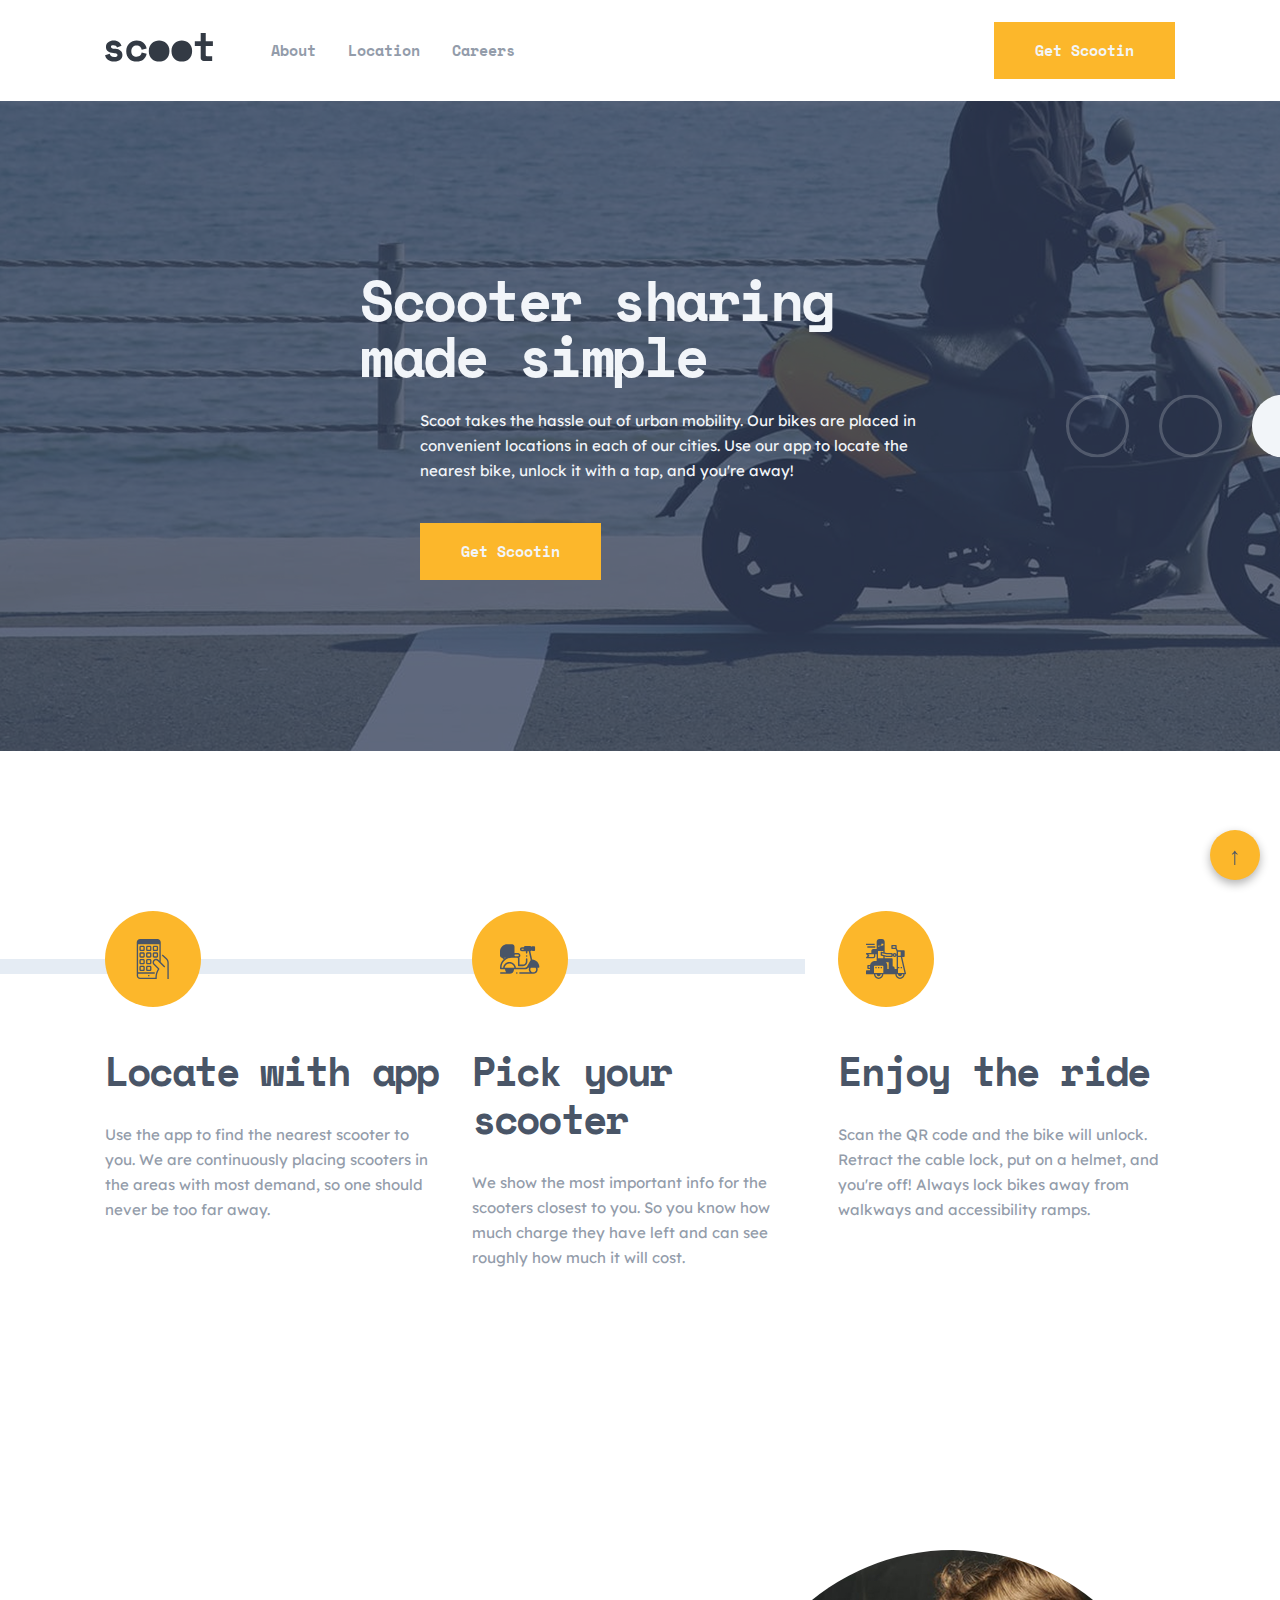
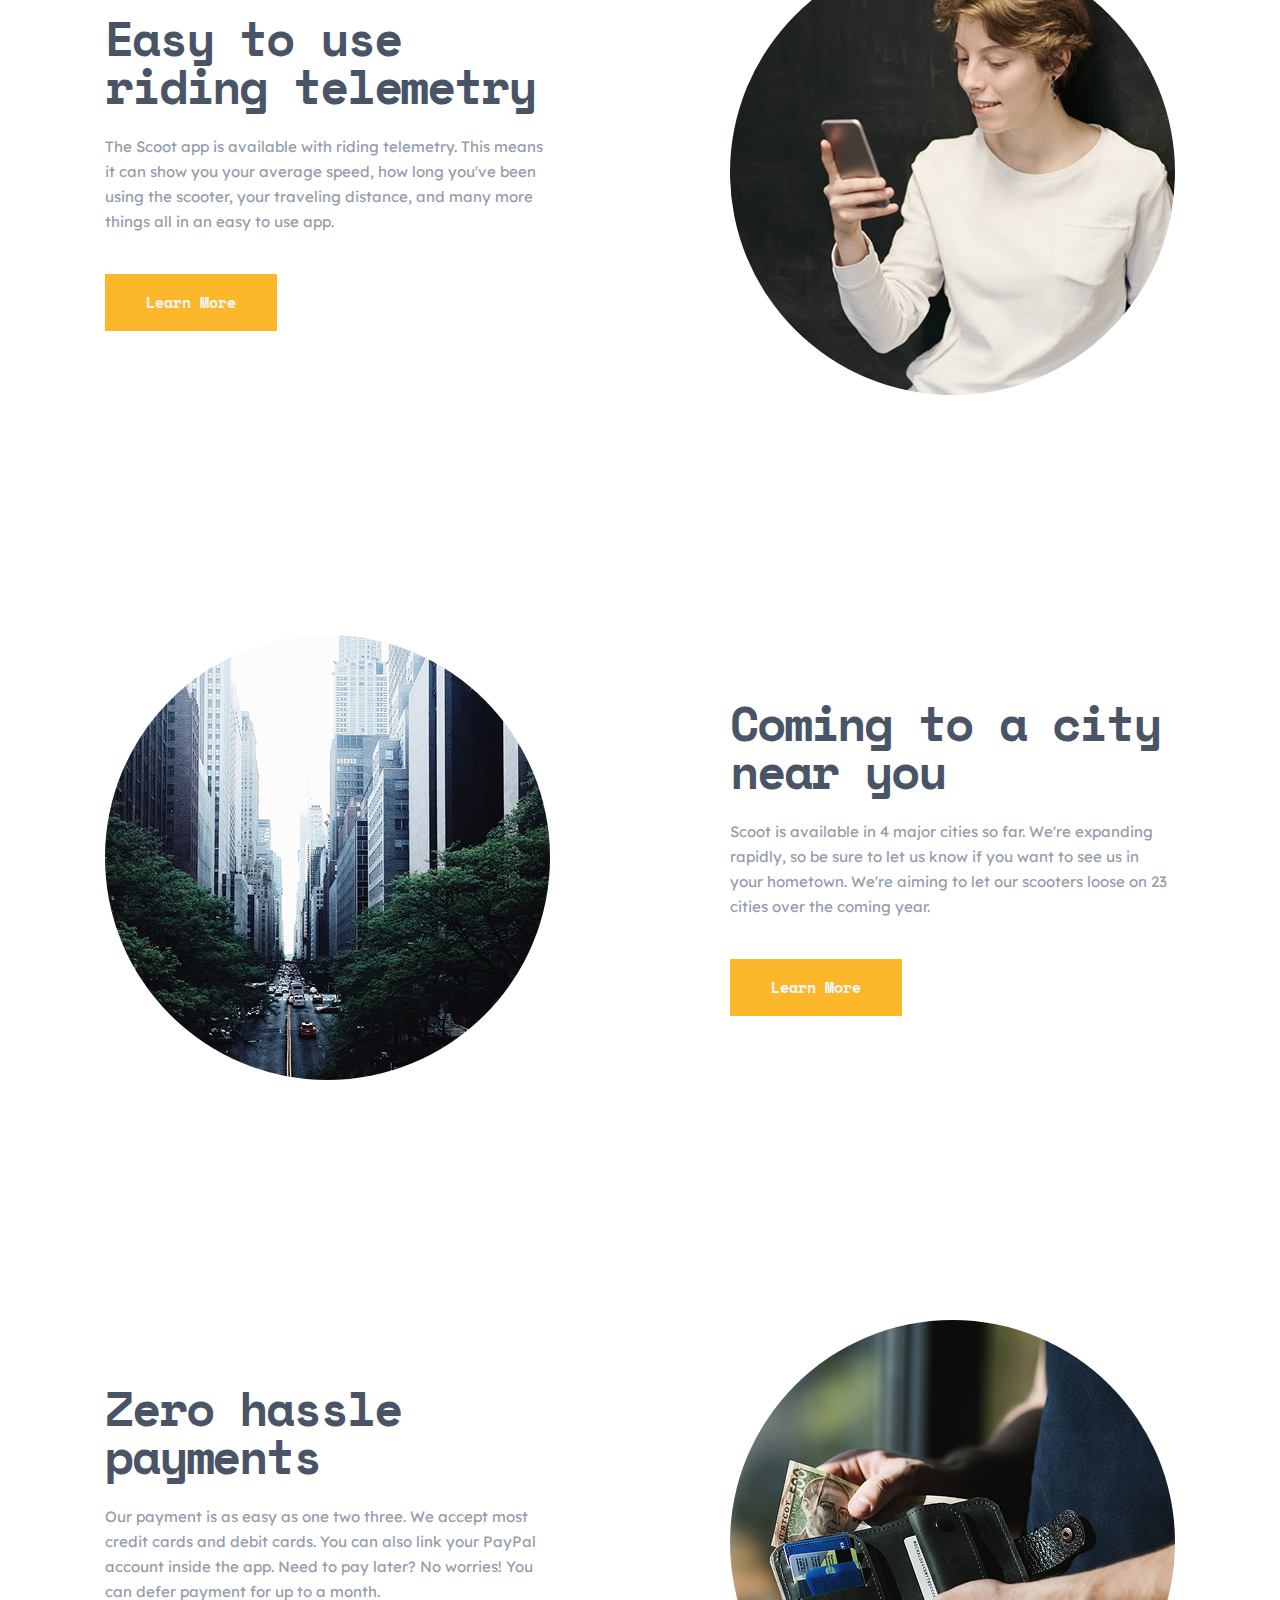
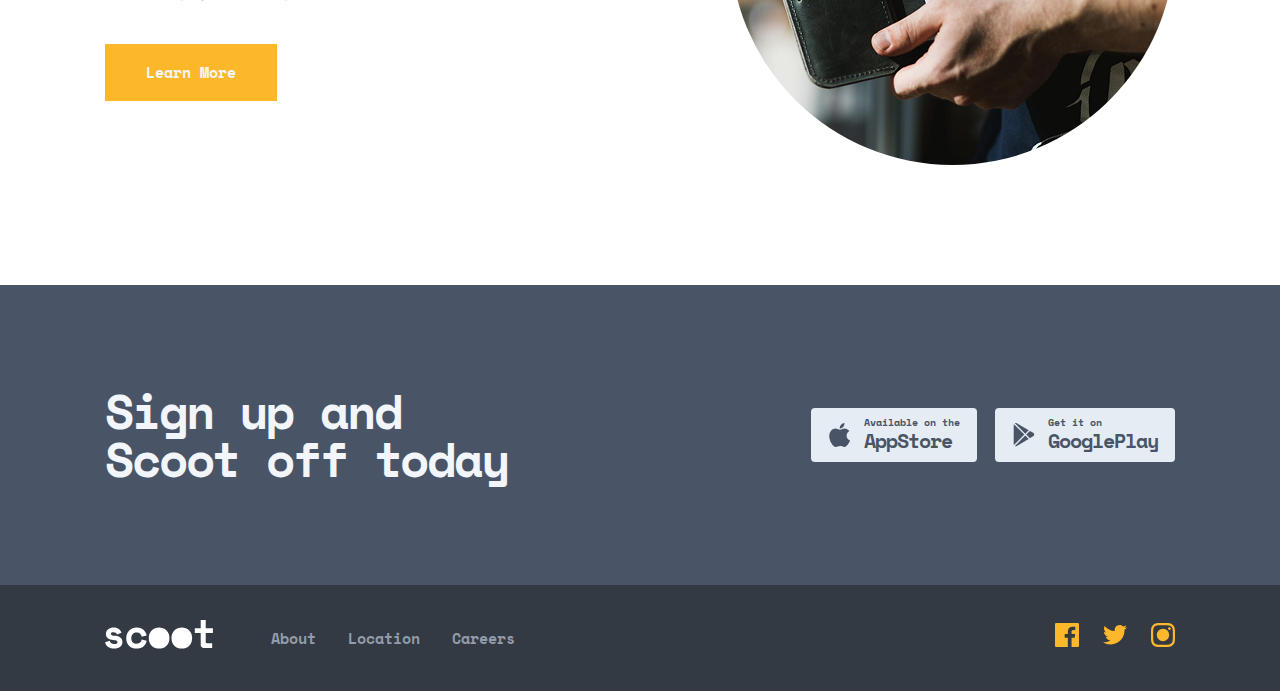
<file: lab14/index.html>
<!DOCTYPE html>
<html lang="en">
  <head>
    <meta charset="UTF-8" />
    <meta name="viewport" content="width=device-width, initial-scale=1.0" />
    <title>Scoot</title>
    <link rel="stylesheet" href="./styles/main.css" />
    <link rel="preconnect" href="https://fonts.googleapis.com" />
    <link rel="preconnect" href="https://fonts.gstatic.com" crossorigin />
    <link
      href="https://fonts.googleapis.com/css2?family=Lexend+Deca:wght@100..900&family=Space+Mono:wght@400;700&display=swap"
      rel="stylesheet"
    />
  </head>
  <body id="top">
    <svg
      aria-hidden="true"
      style="position: absolute; width: 0; height: 0; overflow: hidden"
      version="1.1"
      xmlns="http://www.w3.org/2000/svg"
      xmlns:xlink="http://www.w3.org/1999/xlink"
    >
      <defs>
        <symbol id="icon-filled-circle" viewBox="0 0 39 32">
          <path
            d="M0 37.013c0 20.442 16.571 37.013 37.013 37.013s37.013-16.571 37.013-37.013c0-20.442-16.571-37.013-37.013-37.013s-37.013 16.571-37.013 37.013z"
          ></path>
        </symbol>
        <symbol id="icon-circle" viewBox="0 0 73 32">
          <path
            stroke-linejoin="miter"
            stroke-linecap="butt"
            stroke-miterlimit="4"
            stroke-width="3.0380"
            d="M1.519 36.658c0 19.407 15.732 35.139 35.139 35.139s35.139-15.732 35.139-35.139c0-19.407-15.732-35.139-35.139-35.139s-35.139 15.732-35.139 35.139z"
          ></path>
        </symbol>
        <symbol id="icon-icon-menu-close" viewBox="0 0 32 32">
          <path
            d="M5.67 1.302l24.755 24.755-4.642 4.642-24.755-24.755 4.642-4.642z"
          ></path>
          <path
            d="M1.028 26.057l24.755-24.755 4.642 4.642-24.755 24.755-4.642-4.642z"
          ></path>
        </symbol>
        <symbol id="icon-menu-open" viewBox="0 0 40 32">
          <path d="M0 0h39.385v7.385h-39.385v-7.385z"></path>
          <path d="M0 12.308h39.385v7.385h-39.385v-7.385z"></path>
          <path d="M0 24.615h39.385v7.385h-39.385v-7.385z"></path>
        </symbol>
        <symbol id="icon-oval-Copy" viewBox="0 0 32 32">
          <path
            stroke-linejoin="miter"
            stroke-linecap="butt"
            stroke-miterlimit="4"
            stroke-width="1.5484"
            d="M31.226 16c0 8.409-6.817 15.226-15.226 15.226s-15.226-6.817-15.226-15.226c0-8.409 6.817-15.226 15.226-15.226s15.226 6.817 15.226 15.226z"
          ></path>
        </symbol>
        <symbol id="icon-oval-filled" viewBox="0 0 32 32">
          <path
            d="M32 16c0 8.837-7.163 16-16 16s-16-7.163-16-16c0-8.837 7.163-16 16-16s16 7.163 16 16z"
          ></path>
        </symbol>
        <symbol id="icon-oval" viewBox="0 0 32 32">
          <path
            stroke-linejoin="miter"
            stroke-linecap="butt"
            stroke-miterlimit="4"
            stroke-width="1.5484"
            d="M31.226 16c0 8.409-6.817 15.226-15.226 15.226s-15.226-6.817-15.226-15.226c0-8.409 6.817-15.226 15.226-15.226s15.226 6.817 15.226 15.226z"
          ></path>
        </symbol>
        <symbol id="icon-google-play" viewBox="0 0 32 32">
          <path
            d="M3.831 0.271c0.828-0.399 1.778-0.356 2.575 0.123l15.854 9.232-4.541 4.562-13.888-13.917zM2.286 2.767c0-0.425 0.094-0.837 0.269-1.208l13.885 13.914-13.882 13.948c-0.177-0.363-0.272-0.77-0.272-1.196v-25.458zM17.721 16.756l-13.865 13.931c0.368 0.17 0.759 0.245 1.15 0.245 0.483 0 0.964-0.115 1.4-0.378l15.857-9.246-4.542-4.552zM28.281 13.132c0.006 0.003 0.011 0.007 0.017 0.010 0.819 0.497 1.307 1.365 1.307 2.324s-0.489 1.827-1.307 2.324c-0.006 0.003-4.416 2.574-4.416 2.574l-4.883-4.893 4.88-4.903 4.402 2.563z"
          ></path>
        </symbol>
        <symbol id="icon-apple" viewBox="0 0 32 32">
          <path
            d="M17.2 2.552c1.129-1.379 3.066-2.437 4.723-2.552 0.278 1.885-0.49 3.73-1.504 5.035-1.084 1.402-2.955 2.486-4.766 2.429-0.33-1.805 0.517-3.662 1.547-4.913zM22.305 7.467c2.206 0 4.541 1.193 6.204 3.249-5.449 2.965-4.566 10.688 0.94 12.756-0.757 1.666-1.12 2.408-2.096 3.884-1.362 2.058-3.279 4.622-5.66 4.64-0.979 0.010-1.62-0.282-2.313-0.597-0.802-0.365-1.672-0.761-3.211-0.752-1.531 0.007-2.414 0.398-3.228 0.758-0.71 0.314-1.366 0.604-2.353 0.595-2.378-0.020-4.197-2.334-5.558-4.392-3.805-5.751-4.207-12.504-1.859-16.095 1.67-2.55 4.304-4.042 6.778-4.042 1.318 0 2.381 0.376 3.393 0.734 0.922 0.326 1.802 0.637 2.796 0.637 0.92 0 1.676-0.284 2.501-0.594 0.99-0.372 2.078-0.781 3.666-0.781z"
          ></path>
        </symbol>
        <symbol id="icon-facebook" viewBox="0 0 32 32">
          <path
            d="M30.233 0h-28.467c-0.976 0-1.767 0.791-1.767 1.767v28.468c0 0.975 0.791 1.765 1.767 1.765h15.327v-12.392h-4.171v-4.829h4.171v-3.561c0-4.133 2.524-6.384 6.212-6.384 1.767 0 3.284 0.132 3.727 0.191v4.32l-2.557 0.001c-2.005 0-2.393 0.953-2.393 2.351v3.084h4.783l-0.623 4.829h-4.16v12.391h8.155c0.973 0 1.764-0.791 1.764-1.767v-28.467c0-0.976-0.791-1.767-1.767-1.767z"
          ></path>
        </symbol>
        <symbol id="icon-instagram" viewBox="0 0 32 32">
          <path
            d="M16 0c-4.345 0-4.889 0.019-6.596 0.096-5.811 0.267-9.040 3.491-9.307 9.307-0.079 1.708-0.097 2.252-0.097 6.597s0.019 4.891 0.096 6.597c0.267 5.811 3.491 9.040 9.307 9.307 1.708 0.077 2.252 0.096 6.597 0.096s4.891-0.019 6.597-0.096c5.805-0.267 9.043-3.491 9.305-9.307 0.079-1.707 0.097-2.252 0.097-6.597s-0.019-4.889-0.096-6.596c-0.261-5.805-3.489-9.040-9.305-9.307-1.708-0.079-2.253-0.097-6.599-0.097zM16 2.884c4.272 0 4.779 0.016 6.467 0.093 4.336 0.197 6.361 2.255 6.559 6.559 0.077 1.687 0.092 2.193 0.092 6.465 0 4.273-0.016 4.779-0.092 6.465-0.199 4.3-2.219 6.361-6.559 6.559-1.688 0.077-2.192 0.093-6.467 0.093-4.272 0-4.779-0.016-6.465-0.093-4.347-0.199-6.361-2.265-6.559-6.56-0.077-1.687-0.093-2.192-0.093-6.465 0-4.272 0.017-4.777 0.093-6.465 0.199-4.303 2.219-6.361 6.559-6.559 1.688-0.076 2.193-0.092 6.465-0.092zM7.784 16c0-4.537 3.679-8.216 8.216-8.216s8.216 3.679 8.216 8.216c0 4.539-3.679 8.217-8.216 8.217s-8.216-3.68-8.216-8.217zM16 21.333c-2.945 0-5.333-2.387-5.333-5.333 0-2.945 2.388-5.333 5.333-5.333s5.333 2.388 5.333 5.333c0 2.947-2.388 5.333-5.333 5.333zM22.62 7.46c0-1.060 0.86-1.92 1.921-1.92 1.060 0 1.919 0.86 1.919 1.92s-0.859 1.92-1.919 1.92c-1.061 0-1.921-0.86-1.921-1.92z"
          ></path>
        </symbol>
        <symbol id="icon-twitter" viewBox="0 0 32 32">
          <path
            d="M32 5.745c-1.177 0.523-2.443 0.875-3.771 1.033 1.356-0.812 2.397-2.099 2.887-3.632-1.268 0.752-2.673 1.299-4.169 1.593-1.196-1.276-2.904-2.073-4.792-2.073-4.239 0-7.353 3.955-6.396 8.060-5.455-0.273-10.292-2.887-13.531-6.859-1.72 2.951-0.892 6.811 2.031 8.765-1.075-0.035-2.088-0.329-2.972-0.821-0.072 3.041 2.108 5.887 5.265 6.52-0.924 0.251-1.936 0.309-2.965 0.112 0.835 2.608 3.259 4.505 6.133 4.559-2.76 2.164-6.237 3.131-9.72 2.72 2.905 1.863 6.357 2.949 10.064 2.949 12.189 0 19.076-10.295 18.66-19.528 1.283-0.927 2.396-2.083 3.276-3.399z"
          ></path>
        </symbol>
        <symbol id="icon-scooter-2" viewBox="0 0 32 32">
          <path
            d="M28.937 14.4h1.463c0.295 0 0.533-0.239 0.533-0.533v-4.267c0-0.295-0.239-0.533-0.533-0.533h-5.004l-0.863-1.726v-2.007c0-0.295-0.239-0.533-0.533-0.533h-3.2c-0.295 0-0.533 0.239-0.533 0.533v2.133c0 0.295 0.239 0.533 0.533 0.533h2.87l0.863 1.726v3.074c0-0.884-0.716-1.6-1.6-1.6s-1.6 0.716-1.6 1.6v-1.067c0-0.295-0.239-0.533-0.533-0.533h-4.201l-1.666-0.417v-8.65c0-1.178-0.955-2.133-2.133-2.133h-2.133c-1.178 0-2.133 0.955-2.133 2.133v5.867h-2.667c-0.884 0-1.6 0.716-1.6 1.6v1.6h-3.733c-0.216 0-0.41 0.13-0.493 0.329s-0.037 0.429 0.116 0.581l1.223 1.223-1.223 1.223c-0.152 0.153-0.198 0.382-0.116 0.581s0.277 0.329 0.493 0.329h5.333c0.884 0 1.6-0.716 1.6-1.6v-1.6h1.067v5.333h-1.6c-1.854 0.002-3.426 1.365-3.691 3.2h-1.643c-0.295 0-0.533 0.239-0.533 0.533v2.133c0 0.295 0.239 0.533 0.533 0.533h1.6v1.067h-2.667c-0.295 0-0.533 0.239-0.533 0.533v2.133c0 0.295 0.239 0.533 0.533 0.533h5.867c0 2.062 1.671 3.733 3.733 3.733s3.733-1.671 3.733-3.733h9.6c0 2.062 1.672 3.733 3.733 3.733s3.733-1.671 3.733-3.733h0.533c0.163 0 0.316-0.074 0.418-0.201s0.139-0.294 0.102-0.452l-3.050-13.213zM21.333 12.8c0 0.884 0.716 1.6 1.6 1.6s1.6-0.716 1.6-1.6v11.2h-1.6v-0.533c0-0.884-0.716-1.6-1.6-1.6v-5.867c0-0.295-0.239-0.533-0.533-0.533h-5.867v-1.45l1.47 0.367c0.042 0.011 0.086 0.016 0.13 0.016h4.267c0.295 0 0.533-0.239 0.533-0.533v-1.067zM23.467 6.933h-2.133v-1.067h2.133v1.067zM3.2 27.2v-1.067h-2.133v1.067h2.133zM3.2 22.933h-1.067v-1.067h1.067v1.067zM29.867 10.133h-1.067v3.2h1.067v-3.2zM25.6 10.133h2.133v3.2h-2.133v-3.2zM21.867 23.467c0-0.295-0.239-0.533-0.533-0.533h-2.133v1.067h2.667v-0.533zM16.404 12.251c0.042 0.011 0.086 0.016 0.13 0.016h3.733v1.067h-3.668l-3.799-0.95v-1.034l3.604 0.901zM10.667 1.067c-0.589 0-1.067 0.478-1.067 1.067v2.133h1.6v-1.067c0-0.295 0.239-0.533 0.533-0.533h2.133v-0.533c0-0.589-0.478-1.067-1.067-1.067h-2.133zM9.6 5.333h2.133c0.295 0 0.533-0.239 0.533-0.533v-1.067h1.6v1.203l-4.267 1.28v-0.883zM13.867 8.533v-2.483l-4.267 1.28v1.203h4.267zM13.867 9.6v0.917l-1.47-0.367c-0.159-0.040-0.328-0.004-0.458 0.097s-0.205 0.256-0.205 0.42v2.133c0 0.245 0.166 0.458 0.404 0.517l1.73 0.432v1.717h-4.267v-5.867h4.267zM20.267 21.867v-5.333h-10.667v1.067h9.067c0.295 0 0.533 0.239 0.533 0.533v3.733h1.067zM6.4 13.867c0 0.295-0.239 0.533-0.533 0.533h-4.046l0.69-0.69c0.208-0.208 0.208-0.546 0-0.754l-0.69-0.69h4.579v1.6zM5.333 9.6v1.6h3.2v-2.133h-2.667c-0.295 0-0.533 0.239-0.533 0.533zM10.133 30.933c-1.472-0.002-2.665-1.195-2.667-2.667h1.067c0 0.884 0.716 1.6 1.6 1.6s1.6-0.716 1.6-1.6h1.067c-0.002 1.472-1.195 2.665-2.667 2.667zM10.133 28.8c0.295 0 0.533-0.239 0.533-0.533h-1.067c0 0.295 0.239 0.533 0.533 0.533zM13.867 27.2h-7.467v-5.333c0-0.295 0.239-0.533 0.533-0.533h6.4c0.295 0 0.533 0.239 0.533 0.533v5.333zM14.933 27.2h1.067v-5.867c-0.002-1.472-1.195-2.665-2.667-2.667h-6.4c-1.472 0.002-2.665 1.195-2.667 2.667v5.867h1.067v-5.333c0-0.884 0.716-1.6 1.6-1.6h6.4c0.884 0 1.6 0.716 1.6 1.6v5.333zM15.941 18.667h2.192v5.333h-1.067v-2.667c0-1.004-0.406-1.966-1.125-2.667zM27.2 30.933c-1.472-0.002-2.665-1.195-2.667-2.667h1.067c0 0.884 0.716 1.6 1.6 1.6s1.6-0.716 1.6-1.6h1.067c-0.002 1.472-1.195 2.665-2.667 2.667zM27.2 28.8c0.295 0 0.533-0.239 0.533-0.533h-1.067c0 0.295 0.239 0.533 0.533 0.533zM25.6 27.2v-3.733h1.067v-1.067h-1.067v-8h2.24l2.954 12.8h-5.194zM17.067 27.2h7.467v-2.133h-7.467v2.133zM28.8 22.4h-1.067v1.067h1.067v-1.067zM7.467 22.4h1.067v1.067h-1.067v-1.067zM10.667 22.4h-1.067v1.067h1.067v-1.067zM11.733 22.4h1.067v1.067h-1.067v-1.067zM22.933 12.267c0.295 0 0.533 0.239 0.533 0.533s-0.239 0.533-0.533 0.533c-0.295 0-0.533-0.239-0.533-0.533s0.239-0.533 0.533-0.533zM0 3.733h6.933v1.067h-6.933v-1.067zM7.467 5.867h-6.4v1.067h6.4v-1.067z"
          ></path>
        </symbol>
        <symbol id="icon-scooter" viewBox="0 0 43 32">
          <path
            d="M18.070 30.301c-0.218 0-0.431 0.088-0.585 0.242s-0.242 0.367-0.242 0.585 0.088 0.431 0.242 0.585c0.154 0.154 0.367 0.242 0.585 0.242s0.43-0.088 0.585-0.242c0.154-0.154 0.242-0.366 0.242-0.585s-0.088-0.431-0.242-0.585c-0.154-0.154-0.367-0.242-0.585-0.242z"
          ></path>
          <path
            d="M34.539 16.419l-1.927-8.706c0.52-0.070 0.979-0.335 1.301-0.718 0.381 0.238 0.83 0.376 1.311 0.376h1.654c0.457 0 0.827-0.37 0.827-0.827v-3.308c0-0.457-0.37-0.827-0.827-0.827h-1.654c-0.495 0-0.957 0.147-1.345 0.398-0.379-0.428-0.931-0.699-1.546-0.699h-4.881c-0.877 0-1.628 0.55-1.926 1.323h-1.96c-1.185 0-2.15 0.964-2.15 2.15s0.965 2.15 2.15 2.15h4.256v1.666c0 0.457 0.37 0.827 0.827 0.827s0.827-0.37 0.827-0.827v-1.666h1.447l2.076 9.378-3.928 6.997c-0.429 0.762-1.239 1.235-2.113 1.235h-9.806c-0.41-3.443-3.346-6.122-6.897-6.122-1.571 0-3.054 0.512-4.287 1.48l-0.005 0.004c-1.469 1.155-2.392 2.813-2.607 4.637h-1.698c0.108-5.945 4.977-10.747 10.946-10.747h5.866c0.463 0 0.84 0.377 0.84 0.84v7.426c0 0.457 0.37 0.827 0.827 0.827h4.4c1.795 0 3.449-0.976 4.317-2.547 0.401-0.727 0.614-1.55 0.615-2.38l0.004-2.747c0.001-0.457-0.369-0.828-0.826-0.828h-0.001c-0.456 0-0.826 0.37-0.827 0.826l-0.004 2.748c-0 0.552-0.142 1.099-0.409 1.582-0.577 1.044-1.676 1.692-2.869 1.692h-3.573v-6.599c0-0.423-0.107-0.823-0.294-1.172 0.743-0.429 1.244-1.232 1.244-2.149 0-1.368-1.113-2.481-2.481-2.481h-3.018c-0.29 0-0.568 0.050-0.827 0.142v-7.253c0-1.368-1.113-2.481-2.481-2.481h-5.334c-3.867 0-7.083 2.839-7.674 6.542-0.025 0.079-0.038 0.162-0.038 0.249 0 0.003 0 0.005 0 0.008s0 0.005 0 0.007c-0.039 0.317-0.060 0.639-0.060 0.965v4.301c0 1.242 0.918 2.274 2.11 2.453l1.831 1.831c-2.426 2.299-3.942 5.549-3.942 9.146v0.625c0 0.457 0.37 0.827 0.827 0.827h4.647c-0.011 0.053-0.016 0.109-0.016 0.165 0 1.2 0.444 2.298 1.175 3.139h-5.806c-0.457 0-0.827 0.37-0.827 0.827s0.37 0.827 0.827 0.827l9.358 0.001c0.023 0.001 0.045 0.002 0.068 0.002 2.644 0 4.796-2.151 4.796-4.796 0-0.056-0.006-0.112-0.017-0.165h11.924c1.302 0 2.519-0.624 3.281-1.656h1.047c-0.235 0.573-0.36 1.191-0.36 1.822 0 1.2 0.444 2.298 1.175 3.139h-10.723c-0.457 0-0.827 0.37-0.827 0.827s0.37 0.827 0.827 0.827h14.248c0.032 0.001 0.064 0.003 0.096 0.003 2.644 0 4.796-2.151 4.796-4.796 0-0.631-0.125-1.249-0.361-1.822h1.353c0.457 0 0.827-0.37 0.827-0.827 0-4.365-3.471-7.934-7.797-8.094zM16.413 11.287h3.018c0.456 0 0.827 0.371 0.827 0.827s-0.371 0.827-0.827 0.827h-3.018c-0.456 0-0.827-0.371-0.827-0.827s0.371-0.827 0.827-0.827zM1.656 7.711v0c-0.001 0.034-0.002 0.068-0.002 0.102v4.301c0 0.456 0.371 0.827 0.827 0.827h10.625c0.456 0 0.827-0.371 0.827-0.827v-9.592c0-0.456-0.371-0.827-0.827-0.827h-5.334c-2.745 0-5.072 1.817-5.845 4.311h8.779c0.457 0 0.827 0.37 0.827 0.827s-0.37 0.827-0.827 0.827h-9.048l-0.002 0.051zM4.477 14.595h1.892c-0.397 0.227-0.781 0.475-1.15 0.742l-0.743-0.742zM10.285 30.303c1.718-0.017 3.11-1.419 3.11-3.141 0-0.056 0.006-0.112 0.017-0.165h-6.317c0.011 0.053 0.016 0.109 0.016 0.165 0 1.701 1.358 3.089 3.047 3.139h0.095c0.006 0 0.012 0 0.018 0.001 0.005 0 0.009 0.001 0.014 0.001zM5.023 25.342c0.205-1.314 0.895-2.5 1.96-3.337 0.003-0.002 0.005-0.004 0.007-0.006 0.939-0.736 2.067-1.125 3.263-1.125 2.638 0 4.832 1.94 5.23 4.468h-10.461zM36.052 4.064h-0.827c-0.456 0-0.827 0.371-0.827 0.827s0.371 0.827 0.827 0.827h0.827v-1.654zM23.070 5.583c0-0.274 0.223-0.496 0.496-0.496h1.822v0.581c0 0.141 0.014 0.278 0.041 0.411h-1.863c-0.274 0-0.496-0.223-0.496-0.496zM27.452 6.079h4.881c0.227 0 0.411-0.184 0.411-0.411v-1.494c0-0.226-0.184-0.411-0.411-0.411h-4.881c-0.226 0-0.411 0.184-0.411 0.411v1.494c0 0.227 0.184 0.411 0.411 0.411zM38.863 27.161c0 1.722-1.392 3.124-3.11 3.141-0.002-0-0.005-0-0.007-0s-0.005-0-0.007-0c-0.006-0-0.012-0.001-0.018-0.001h-0.095c-1.689-0.051-3.047-1.439-3.047-3.14 0-0.657 0.205-1.292 0.582-1.822h5.12c0.377 0.53 0.582 1.165 0.582 1.822zM34.356 18.070l-3.153 5.616h9.426c-0.402-3.126-3.053-5.557-6.273-5.616z"
          ></path>
          <path
            d="M28.649 13.533c0.457 0 0.827-0.37 0.827-0.827s-0.37-0.827-0.827-0.827h-0.003c-0.457 0-0.826 0.37-0.826 0.827s0.372 0.827 0.829 0.827z"
          ></path>
        </symbol>
        <symbol id="icon-telephone" viewBox="0 0 26 32">
          <path
            d="M16.525 0h-13.859c-1.471 0.002-2.663 1.194-2.665 2.665v26.652c0.002 1.471 1.194 2.663 2.665 2.665h13.326v-0.954c-0.003-2.401 0.708-4.75 2.043-6.746 0.141-0.212 0.113-0.493-0.067-0.673l-3.731-3.731c-0.345-0.345-0.528-0.82-0.504-1.307s0.253-0.942 0.63-1.251c0.726-0.555 1.754-0.476 2.386 0.184l5.262 5.262 0.754-0.754-3.575-3.576v-15.771c-0.002-1.471-1.194-2.663-2.665-2.665zM18.124 17.37l-0.62-0.62c-1.023-1.045-2.667-1.154-3.819-0.252-0.609 0.501-0.979 1.235-1.017 2.023s0.257 1.555 0.815 2.113l3.428 3.428c-1.278 2.060-1.964 4.432-1.981 6.856h-12.264c-0.883 0-1.599-0.716-1.599-1.599v-1.599h13.326v-1.066h-13.326v-22.388h17.058v13.106zM1.066 3.198h17.058v-0.533c0-0.883-0.716-1.599-1.599-1.599h-13.859c-0.883 0-1.599 0.716-1.599 1.599v0.533zM20.761 12.4l-0.719 0.786 3.269 2.997c0.77 0.708 1.208 1.706 1.209 2.751v13.049h1.066v-13.049c-0.001-1.345-0.565-2.627-1.555-3.537l-3.269-2.997zM3.198 9.595h2.132c0.589 0 1.066-0.477 1.066-1.066v-2.132c0-0.589-0.477-1.066-1.066-1.066h-2.132c-0.589 0-1.066 0.477-1.066 1.066v2.132c0 0.589 0.477 1.066 1.066 1.066zM3.198 6.397h2.132v2.132h-2.132v-2.132zM10.661 9.595h-2.132c-0.589 0-1.066-0.477-1.066-1.066v-2.132c0-0.589 0.477-1.066 1.066-1.066h2.132c0.589 0 1.066 0.477 1.066 1.066v2.132c0 0.589-0.477 1.066-1.066 1.066zM10.661 6.397h-2.132v2.132h2.132v-2.132zM13.859 9.595h2.132c0.589 0 1.066-0.477 1.066-1.066v-2.132c0-0.589-0.477-1.066-1.066-1.066h-2.132c-0.589 0-1.066 0.477-1.066 1.066v2.132c0 0.589 0.477 1.066 1.066 1.066zM13.859 6.397h2.132v2.132h-2.132v-2.132zM5.33 14.925h-2.132c-0.589 0-1.066-0.477-1.066-1.066v-2.132c0-0.589 0.477-1.066 1.066-1.066h2.132c0.589 0 1.066 0.477 1.066 1.066v2.132c0 0.589-0.477 1.066-1.066 1.066zM5.33 11.727h-2.132v2.132h2.132v-2.132zM3.198 20.256h2.132c0.589 0 1.066-0.477 1.066-1.066v-2.132c0-0.589-0.477-1.066-1.066-1.066h-2.132c-0.589 0-1.066 0.477-1.066 1.066v2.132c0 0.589 0.477 1.066 1.066 1.066zM3.198 17.058h2.132v2.132h-2.132v-2.132zM10.661 14.925h-2.132c-0.589 0-1.066-0.477-1.066-1.066v-2.132c0-0.589 0.477-1.066 1.066-1.066h2.132c0.589 0 1.066 0.477 1.066 1.066v2.132c0 0.589-0.477 1.066-1.066 1.066zM10.661 11.727h-2.132v2.132h2.132v-2.132zM13.859 14.925h2.132c0.589 0 1.066-0.477 1.066-1.066v-2.132c0-0.589-0.477-1.066-1.066-1.066h-2.132c-0.589 0-1.066 0.477-1.066 1.066v2.132c0 0.589 0.477 1.066 1.066 1.066zM13.859 11.727h2.132v2.132h-2.132v-2.132zM10.661 20.256h-2.132c-0.589 0-1.066-0.477-1.066-1.066v-2.132c0-0.589 0.477-1.066 1.066-1.066h2.132c0.589 0 1.066 0.477 1.066 1.066v2.132c0 0.589-0.477 1.066-1.066 1.066zM10.661 17.058h-2.132v2.132h2.132v-2.132zM3.198 25.586h2.132c0.589 0 1.066-0.477 1.066-1.066v-2.132c0-0.589-0.477-1.066-1.066-1.066h-2.132c-0.589 0-1.066 0.477-1.066 1.066v2.132c0 0.589 0.477 1.066 1.066 1.066zM3.198 22.388h2.132v2.132h-2.132v-2.132zM10.661 25.586h-2.132c-0.589 0-1.066-0.477-1.066-1.066v-2.132c0-0.589 0.477-1.066 1.066-1.066h2.132c0.589 0 1.066 0.477 1.066 1.066v2.132c0 0.589-0.477 1.066-1.066 1.066zM10.661 22.388h-2.132v2.132h2.132v-2.132zM10.128 28.785h-1.066v1.066h1.066v-1.066z"
          ></path>
        </symbol>
        <symbol id="icon-logo" viewBox="0 0 119 32">
          <path
            d="M118.176 25.6h-5.914c-0.794 0-1.192-0.441-1.192-1.324v-9.975h7.901v-5.297h-7.901v-9.004h-5.561v9.004h-6.488v5.297h6.488v13.153c0 1 0.316 1.824 0.949 2.472s1.449 0.971 2.45 0.971h9.269v-5.297zM10.063 31.514c2.884 0 5.12-0.647 6.709-1.942s2.383-3.031 2.383-5.208v-0.265c0-1.972-0.706-3.509-2.119-4.612s-3.237-1.773-5.473-2.008c-1.942-0.206-3.281-0.463-4.017-0.772s-1.103-0.817-1.103-1.523c0-0.5 0.235-0.919 0.706-1.258s1.177-0.508 2.119-0.508c1.030 0 1.868 0.228 2.516 0.684s1.103 1.081 1.368 1.876l5.032-2.030c-0.235-0.618-0.574-1.258-1.015-1.92s-1.015-1.265-1.721-1.81c-0.706-0.544-1.567-0.986-2.582-1.324s-2.214-0.508-3.597-0.508c-1.059 0-2.089 0.147-3.090 0.441s-1.883 0.728-2.648 1.302c-0.765 0.574-1.383 1.273-1.854 2.097s-0.706 1.78-0.706 2.869v0.265c0 2.089 0.728 3.671 2.185 4.745s3.421 1.714 5.892 1.92c0.912 0.088 1.67 0.206 2.273 0.353s1.081 0.331 1.434 0.552 0.596 0.456 0.728 0.706c0.132 0.25 0.199 0.522 0.199 0.817 0 0.5-0.257 0.964-0.772 1.39s-1.464 0.64-2.847 0.64c-1.56 0-2.714-0.353-3.465-1.059s-1.243-1.53-1.479-2.472l-5.12 1.677c0.147 0.765 0.434 1.552 0.861 2.361s1.037 1.545 1.832 2.207c0.794 0.662 1.795 1.214 3.001 1.655s2.663 0.662 4.37 0.662zM34.841 31.514c3.119 0 5.613-0.794 7.481-2.383s3.053-3.678 3.553-6.268l-5.473-1.368c-0.265 1.442-0.846 2.589-1.743 3.443s-2.2 1.28-3.906 1.28c-0.794 0-1.545-0.125-2.251-0.375s-1.324-0.625-1.854-1.126c-0.53-0.5-0.949-1.126-1.258-1.876s-0.463-1.611-0.463-2.582v-0.265c0-0.971 0.154-1.846 0.463-2.626s0.728-1.442 1.258-1.986c0.53-0.544 1.148-0.964 1.854-1.258s1.457-0.441 2.251-0.441c1.707 0 3.031 0.471 3.972 1.412s1.501 2.060 1.677 3.354l5.473-1.412c-0.5-2.589-1.699-4.679-3.597-6.268s-4.377-2.383-7.437-2.383c-1.589 0-3.082 0.265-4.48 0.794s-2.619 1.295-3.663 2.295c-1.045 1.001-1.861 2.207-2.45 3.619s-0.883 3.001-0.883 4.767v0.53c0 1.766 0.294 3.34 0.883 4.723s1.398 2.545 2.428 3.487c1.030 0.942 2.244 1.663 3.641 2.163s2.906 0.75 4.524 0.75zM63.921 30.764c-1.368 0.5-2.803 0.75-4.303 0.75s-2.935-0.25-4.303-0.75c-1.368-0.5-2.582-1.228-3.641-2.185s-1.898-2.133-2.516-3.531c-0.618-1.398-0.927-3.009-0.927-4.833v-0.53c0-1.795 0.309-3.391 0.927-4.789s1.457-2.582 2.516-3.553c1.059-0.971 2.273-1.707 3.641-2.207s2.803-0.75 4.303-0.75c1.501 0 2.935 0.25 4.303 0.75s2.582 1.236 3.641 2.207c1.059 0.971 1.898 2.155 2.516 3.553s0.927 2.994 0.927 4.789v0.53c0 1.824-0.309 3.435-0.927 4.833s-1.457 2.575-2.516 3.531c-1.059 0.956-2.273 1.685-3.641 2.185zM59.618 26.218c-0.794 0-1.545-0.132-2.251-0.397s-1.324-0.647-1.854-1.148c-0.53-0.5-0.949-1.111-1.258-1.832s-0.463-1.537-0.463-2.45v-0.883c0-0.912 0.154-1.729 0.463-2.45s0.728-1.332 1.258-1.832c0.53-0.5 1.148-0.883 1.854-1.148s1.457-0.397 2.251-0.397c0.794 0 1.545 0.132 2.251 0.397s1.324 0.647 1.854 1.148c0.53 0.5 0.949 1.111 1.258 1.832s0.463 1.537 0.463 2.45v0.883c0 0.912-0.154 1.729-0.463 2.45s-0.728 1.332-1.258 1.832c-0.53 0.5-1.148 0.883-1.854 1.148s-1.457 0.397-2.251 0.397zM88.963 30.764c-1.368 0.5-2.803 0.75-4.303 0.75s-2.935-0.25-4.303-0.75c-1.368-0.5-2.582-1.228-3.641-2.185s-1.898-2.133-2.516-3.531c-0.618-1.398-0.927-3.009-0.927-4.833v-0.53c0-1.795 0.309-3.391 0.927-4.789s1.457-2.582 2.516-3.553c1.059-0.971 2.273-1.707 3.641-2.207s2.803-0.75 4.303-0.75c1.501 0 2.935 0.25 4.303 0.75s2.582 1.236 3.641 2.207c1.059 0.971 1.898 2.155 2.516 3.553s0.927 2.994 0.927 4.789v0.53c0 1.824-0.309 3.435-0.927 4.833s-1.457 2.575-2.516 3.531c-1.059 0.956-2.273 1.685-3.641 2.185zM84.66 26.218c-0.794 0-1.545-0.132-2.251-0.397s-1.324-0.647-1.854-1.148c-0.53-0.5-0.949-1.111-1.258-1.832s-0.463-1.537-0.463-2.45v-0.883c0-0.912 0.154-1.729 0.463-2.45s0.728-1.332 1.258-1.832c0.53-0.5 1.148-0.883 1.854-1.148s1.457-0.397 2.251-0.397c0.794 0 1.545 0.132 2.251 0.397s1.324 0.647 1.854 1.148c0.53 0.5 0.949 1.111 1.258 1.832s0.463 1.537 0.463 2.45v0.883c0 0.912-0.154 1.729-0.463 2.45s-0.728 1.332-1.258 1.832c-0.53 0.5-1.148 0.883-1.854 1.148s-1.457 0.397-2.251 0.397z"
          ></path>
        </symbol>
        <symbol id="icon-toogle" viewBox="0 0 48 32">
          <path
            stroke-linejoin="miter"
            stroke-linecap="butt"
            stroke-miterlimit="4"
            stroke-width="8"
            d="M2.828 2.828l21.333 21.333 21.333-21.333"
          ></path>
        </symbol>
      </defs>
    </svg>

    <header class="header">
      <div class="container header__container">
        <div class="header__toggle">
          <svg class="icon icon--menu" width="20" height="16">
            <use href="#icon-menu-open"></use>
          </svg>
        </div>
        <a href="#hero" class="header__logo">
          <svg class="icon" width="108" height="29" style="fill: #333a44">
            <use href="#icon-logo"></use>
          </svg>
        </a>
        <nav class="header__nav">
          <ul class="header__list">
            <li><a href="./pages/about.html" class="header__link">About</a></li>
            <li><a href="#location" class="header__link">Location</a></li>
            <li>
              <a href="./pages/careers.html" class="header__link">Careers</a>
            </li>
          </ul>
        </nav>
        <a href="#" class="btn btn--primary header__btn">Get Scootin</a>
      </div>
    </header>

    <div class="mobile-overlay"></div>

    <nav class="mobile-menu">
      <div class="mobile-menu__header">
        <div class="mobile-menu__close">
          <svg class="icon" width="20" height="20">
            <use href="#icon-icon-menu-close"></use>
          </svg>
        </div>
        <div class="mobile-menu__logo">
          <svg class="icon" width="108" height="29" style="fill: #333a44">
            <use href="#icon-logo"></use>
          </svg>
        </div>
      </div>

      <ul class="mobile-menu__list">
        <li>
          <a href="./pages/about.html" class="mobile-menu__link">About</a>
        </li>
        <li>
          <a href="./pages/locations.html" class="mobile-menu__link"
            >Location</a
          >
        </li>
        <li>
          <a href="./pages/careers.html" class="mobile-menu__link">Careers</a>
        </li>
      </ul>

      <a href="#" class="btn btn--primary mobile-menu__btn">Get Scootin</a>
    </nav>
    <section id="hero" class="hero">
      <div class="hero__bg">
        <img
          src="./images/skuter.jpg"
          srcset="./images/skuter.jpg 1x, ./images/skuter@2x.jpg 2x"
          alt="Person riding a scooter"
          class="hero__bg-img"
        />
        <div class="hero__bg-overlay"></div>
      </div>

      <div class="hero__patterns" aria-hidden="true">
        <svg width="63" height="63" class="pattern-circle-outline">
          <use href="#icon-oval"></use>
        </svg>
        <svg width="63" height="63" class="pattern-circle-outline">
          <use href="#icon-oval"></use>
        </svg>
        <svg width="63" height="63" class="pattern-circle-filled">
          <use href="#icon-oval-filled"></use>
        </svg>
      </div>

      <div class="container hero__content">
        <h1 class="hero__title">Scooter sharing made simple</h1>
        <div class="hero__text-wrapper">
          <p class="hero__desc">
            Scoot takes the hassle out of urban mobility. Our bikes are placed
            in convenient locations in each of our cities. Use our app to locate
            the nearest bike, unlock it with a tap, and you're away!
          </p>
          <a href="#" class="btn btn--primary">Get Scootin</a>
        </div>
      </div>
    </section>

    <section id="about" class="features">
      <div class="container features__container">
        <div class="features__line"></div>
        <div class="features__grid">
          <article class="feature">
            <div class="feature__icon-wrapper">
              <div class="feature__icon-bg"></div>
              <svg class="feature__icon" width="40" height="40">
                <use href="#icon-telephone"></use>
              </svg>
            </div>
            <div class="feature__content">
              <h3 class="feature__title">Locate with app</h3>
              <p class="feature__desc">
                Use the app to find the nearest scooter to you. We are
                continuously placing scooters in the areas with most demand, so
                one should never be too far away.
              </p>
            </div>
          </article>
          <article class="feature">
            <div class="feature__icon-wrapper">
              <div class="feature__icon-bg"></div>
              <svg class="feature__icon" width="40" height="40">
                <use href="#icon-scooter"></use>
              </svg>
            </div>
            <div class="feature__content">
              <h3 class="feature__title">Pick your scooter</h3>
              <p class="feature__desc">
                We show the most important info for the scooters closest to you.
                So you know how much charge they have left and can see roughly
                how much it will cost.
              </p>
            </div>
          </article>
          <article class="feature">
            <div class="feature__icon-wrapper">
              <div class="feature__icon-bg"></div>
              <svg class="feature__icon" width="40" height="40">
                <use href="#icon-scooter-2"></use>
              </svg>
            </div>
            <div class="feature__content">
              <h3 class="feature__title">Enjoy the ride</h3>
              <p class="feature__desc">
                Scan the QR code and the bike will unlock. Retract the cable
                lock, put on a helmet, and you're off! Always lock bikes away
                from walkways and accessibility ramps.
              </p>
            </div>
          </article>
        </div>
      </div>
    </section>

    <section id="telemetry" class="info">
      <div class="container info__container">
        <div class="info__content">
          <h2 class="info__title">Easy to use riding telemetry</h2>
          <p class="info__desc">
            The Scoot app is available with riding telemetry. This means it can
            show you your average speed, how long you've been using the scooter,
            your traveling distance, and many more things all in an easy to use
            app.
          </p>
          <a href="#" class="btn btn--primary">Learn More</a>
        </div>
        <div class="info__image">
          <img
            src="./images/girl.jpg"
            srcset="./images/girl.jpg 1x, ./images/girl@2x.jpg 2x"
            alt="Woman using Scoot app"
          />
        </div>
      </div>
    </section>

    <section id="location" class="info info--reverse">
      <div class="container info__container">
        <div class="info__content">
          <h2 class="info__title">Coming to a city near you</h2>
          <p class="info__desc">
            Scoot is available in 4 major cities so far. We're expanding
            rapidly, so be sure to let us know if you want to see us in your
            hometown. We're aiming to let our scooters loose on 23 cities over
            the coming year.
          </p>
          <a href="#" class="btn btn--primary">Learn More</a>
        </div>
        <div class="info__image">
          <img
            src="./images/city.jpg"
            srcset="./images/city.jpg 1x, ./images/city@2x.jpg 2x"
            alt="City street"
          />
        </div>
      </div>
    </section>

    <section id="payments" class="info">
      <div class="container info__container">
        <div class="info__content">
          <h2 class="info__title">Zero hassle payments</h2>
          <p class="info__desc">
            Our payment is as easy as one two three. We accept most credit cards
            and debit cards. You can also link your PayPal account inside the
            app. Need to pay later? No worries! You can defer payment for up to
            a month.
          </p>
          <a href="#" class="btn btn--primary">Learn More</a>
        </div>
        <div class="info__image">
          <img
            src="./images/money.jpg"
            srcset="./images/money.jpg 1x, ./images/money@2x.jpg 2x"
            alt="Wallet payment"
          />
        </div>
      </div>
    </section>

    <section class="cta">
      <div class="container cta__container">
        <h2 class="cta__title">Sign up and Scoot off today</h2>
        <div class="cta__buttons">
          <a href="#" class="btn-store">
            <svg class="icon" width="24" height="28">
              <use href="#icon-apple"></use>
            </svg>
            <div class="btn-store__text">
              <span>Available on the</span>
              <strong>AppStore</strong>
            </div>
          </a>
          <a href="#" class="btn-store">
            <svg class="icon" width="24" height="28">
              <use href="#icon-google-play"></use>
            </svg>
            <div class="btn-store__text">
              <span>Get it on</span>
              <strong>GooglePlay</strong>
            </div>
          </a>
        </div>
      </div>
    </section>

    <footer class="footer">
      <div class="container footer__container">
        <div class="footer__left">
          <a href="#hero" class="footer__logo">
            <svg class="icon" width="108" height="29" style="fill: white">
              <use href="#icon-logo"></use>
            </svg>
          </a>
          <nav class="footer__nav">
            <ul class="footer__list">
              <li>
                <a href="./pages/about.html" class="footer__link">About</a>
              </li>
              <li>
                <a href="./pages/locations.html" class="footer__link"
                  >Location</a
                >
              </li>
              <li>
                <a href="./pages/careers.html" class="footer__link">Careers</a>
              </li>
            </ul>
          </nav>
        </div>
        <div class="footer__social">
          <a href="#" aria-label="Facebook">
            <svg class="icon icon--social" width="24" height="24">
              <use href="#icon-facebook"></use>
            </svg>
          </a>
          <a href="#" aria-label="Twitter">
            <svg class="icon icon--social" width="24" height="24">
              <use href="#icon-twitter"></use>
            </svg>
          </a>
          <a href="#" aria-label="Instagram">
            <svg class="icon icon--social" width="24" height="24">
              <use href="#icon-instagram"></use>
            </svg>
          </a>
        </div>
      </div>
    </footer>
    <a href="#top" class="back-to-top" aria-label="Back to top">↑</a>
  </body>
</html>
</file>
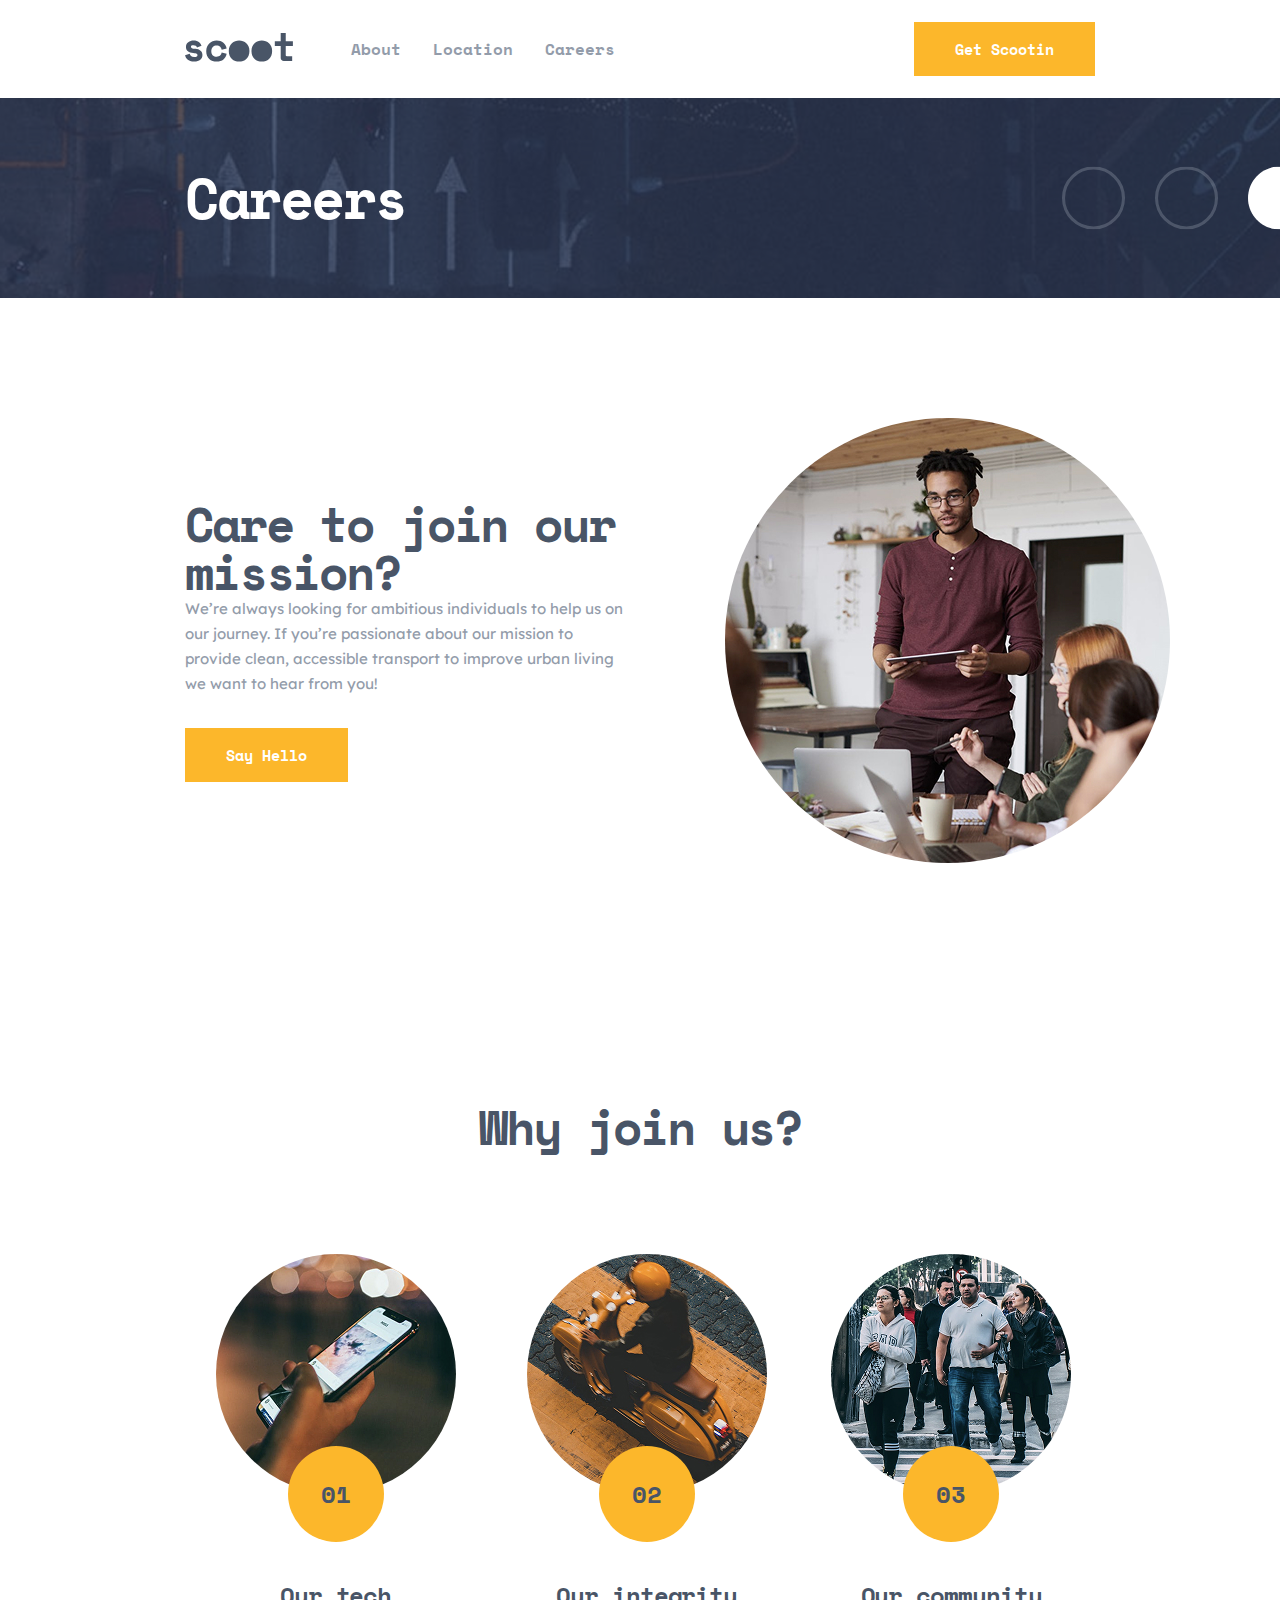
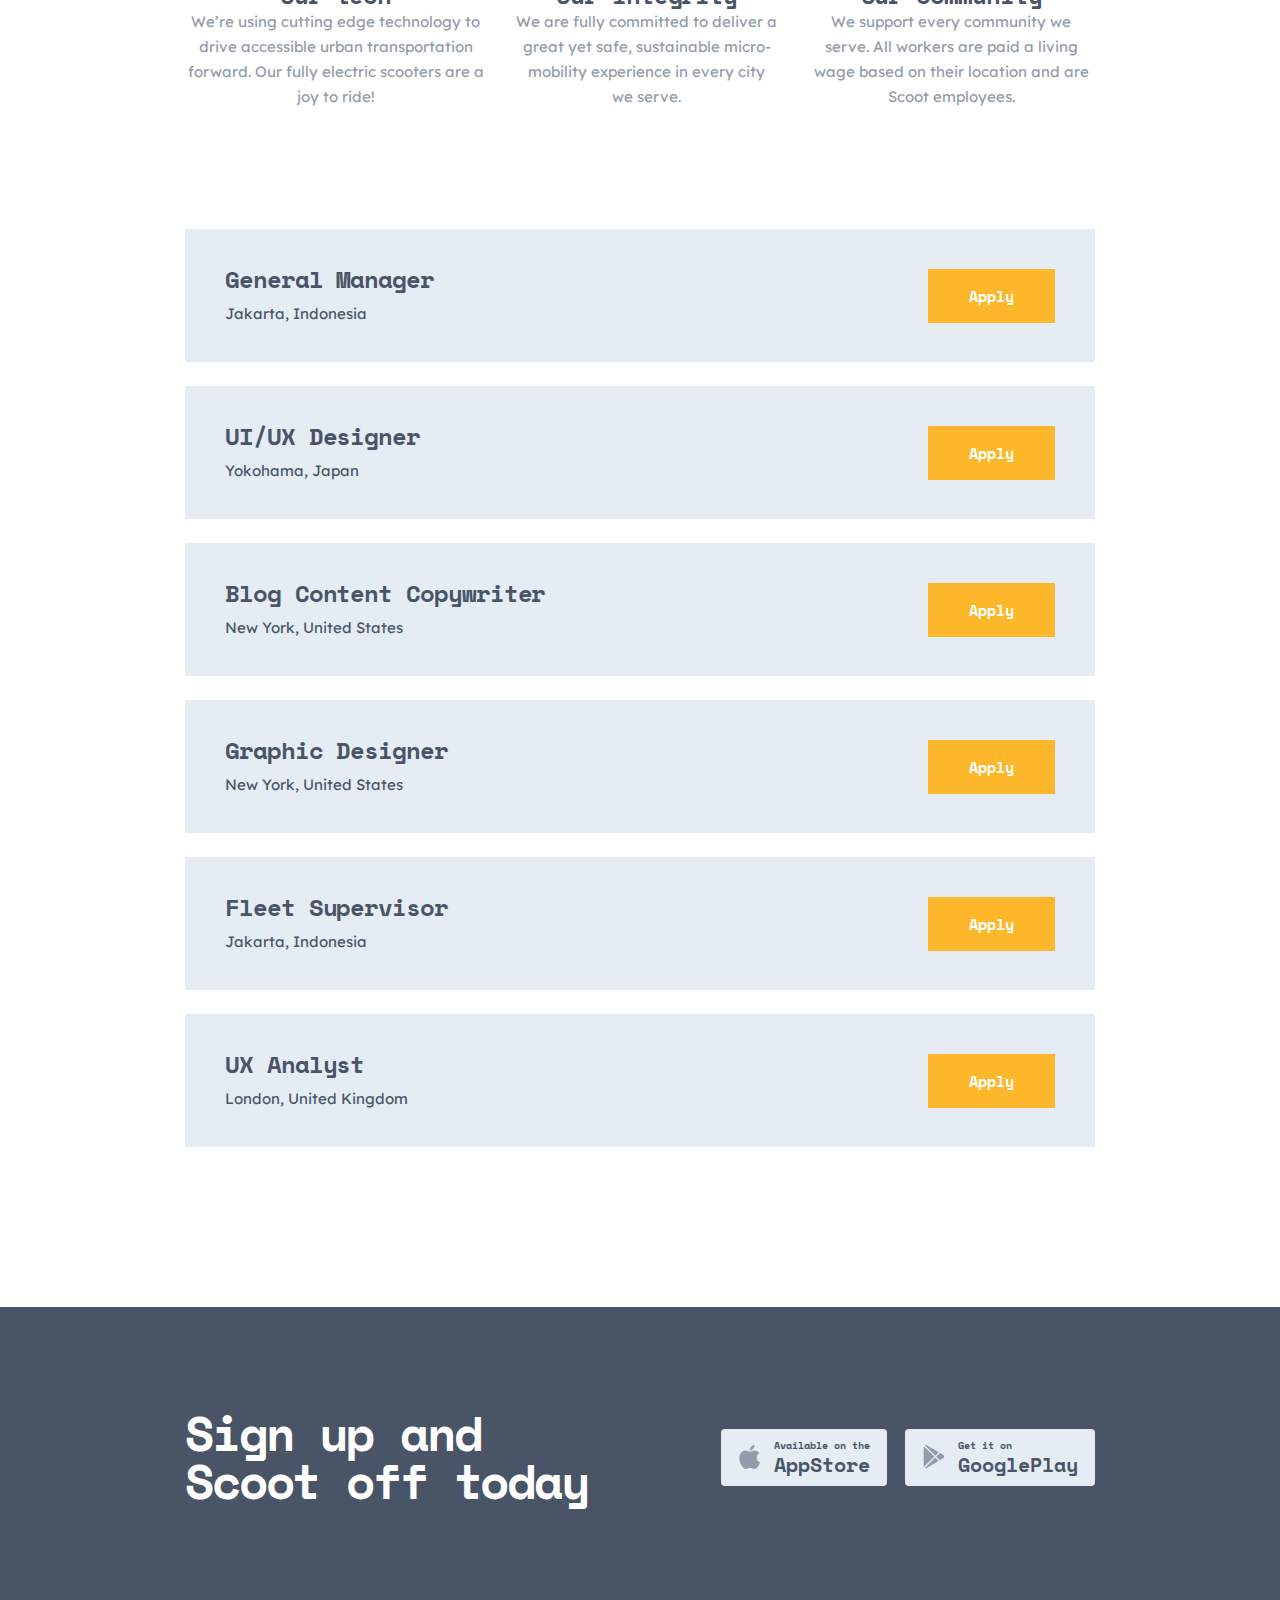
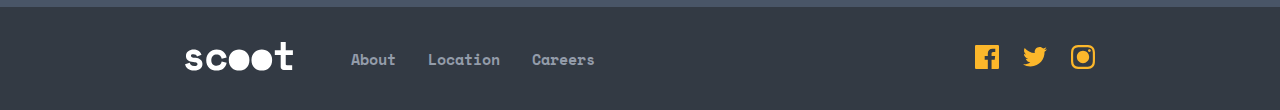
<file: lab14/pages/careers.html>
<!DOCTYPE html>
<html lang="en">
  <head>
    <meta charset="UTF-8" />
    <meta name="viewport" content="width=device-width, initial-scale=1.0" />
    <title>Careers - Scoot</title>
    <link rel="stylesheet" href="../styles/careers.css" />
    <link rel="preconnect" href="https://fonts.googleapis.com" />
    <link rel="preconnect" href="https://fonts.gstatic.com" crossorigin />
    <link
      href="https://fonts.googleapis.com/css2?family=Lexend+Deca:wght@100..900&family=Space+Mono:wght@400;700&display=swap"
      rel="stylesheet"
    />
  </head>
  <body>
    <svg
      aria-hidden="true"
      style="position: absolute; width: 0; height: 0; overflow: hidden"
      version="1.1"
      xmlns="http://www.w3.org/2000/svg"
      xmlns:xlink="http://www.w3.org/1999/xlink"
    >
      <defs>
        <symbol id="icon-filled-circle" viewBox="0 0 39 32">
          <path
            d="M0 37.013c0 20.442 16.571 37.013 37.013 37.013s37.013-16.571 37.013-37.013c0-20.442-16.571-37.013-37.013-37.013s-37.013 16.571-37.013 37.013z"
          ></path>
        </symbol>
        <symbol id="icon-circle" viewBox="0 0 73 32">
          <path
            stroke-linejoin="miter"
            stroke-linecap="butt"
            stroke-miterlimit="4"
            stroke-width="3.0380"
            d="M1.519 36.658c0 19.407 15.732 35.139 35.139 35.139s35.139-15.732 35.139-35.139c0-19.407-15.732-35.139-35.139-35.139s-35.139 15.732-35.139 35.139z"
          ></path>
        </symbol>
        <symbol id="icon-icon-menu-close" viewBox="0 0 32 32">
          <path
            d="M5.67 1.302l24.755 24.755-4.642 4.642-24.755-24.755 4.642-4.642z"
          ></path>
          <path
            d="M1.028 26.057l24.755-24.755 4.642 4.642-24.755 24.755-4.642-4.642z"
          ></path>
        </symbol>
        <symbol id="icon-menu-open" viewBox="0 0 40 32">
          <path d="M0 0h39.385v7.385h-39.385v-7.385z"></path>
          <path d="M0 12.308h39.385v7.385h-39.385v-7.385z"></path>
          <path d="M0 24.615h39.385v7.385h-39.385v-7.385z"></path>
        </symbol>
        <symbol id="icon-oval-Copy" viewBox="0 0 32 32">
          <path
            stroke-linejoin="miter"
            stroke-linecap="butt"
            stroke-miterlimit="4"
            stroke-width="1.5484"
            d="M31.226 16c0 8.409-6.817 15.226-15.226 15.226s-15.226-6.817-15.226-15.226c0-8.409 6.817-15.226 15.226-15.226s15.226 6.817 15.226 15.226z"
          ></path>
        </symbol>
        <symbol id="icon-oval-filled" viewBox="0 0 32 32">
          <path
            d="M32 16c0 8.837-7.163 16-16 16s-16-7.163-16-16c0-8.837 7.163-16 16-16s16 7.163 16 16z"
          ></path>
        </symbol>
        <symbol id="icon-oval" viewBox="0 0 32 32">
          <path
            stroke-linejoin="miter"
            stroke-linecap="butt"
            stroke-miterlimit="4"
            stroke-width="1.5484"
            d="M31.226 16c0 8.409-6.817 15.226-15.226 15.226s-15.226-6.817-15.226-15.226c0-8.409 6.817-15.226 15.226-15.226s15.226 6.817 15.226 15.226z"
          ></path>
        </symbol>
        <symbol id="icon-google-play" viewBox="0 0 32 32">
          <path
            d="M3.831 0.271c0.828-0.399 1.778-0.356 2.575 0.123l15.854 9.232-4.541 4.562-13.888-13.917zM2.286 2.767c0-0.425 0.094-0.837 0.269-1.208l13.885 13.914-13.882 13.948c-0.177-0.363-0.272-0.77-0.272-1.196v-25.458zM17.721 16.756l-13.865 13.931c0.368 0.17 0.759 0.245 1.15 0.245 0.483 0 0.964-0.115 1.4-0.378l15.857-9.246-4.542-4.552zM28.281 13.132c0.006 0.003 0.011 0.007 0.017 0.010 0.819 0.497 1.307 1.365 1.307 2.324s-0.489 1.827-1.307 2.324c-0.006 0.003-4.416 2.574-4.416 2.574l-4.883-4.893 4.88-4.903 4.402 2.563z"
          ></path>
        </symbol>
        <symbol id="icon-apple" viewBox="0 0 32 32">
          <path
            d="M17.2 2.552c1.129-1.379 3.066-2.437 4.723-2.552 0.278 1.885-0.49 3.73-1.504 5.035-1.084 1.402-2.955 2.486-4.766 2.429-0.33-1.805 0.517-3.662 1.547-4.913zM22.305 7.467c2.206 0 4.541 1.193 6.204 3.249-5.449 2.965-4.566 10.688 0.94 12.756-0.757 1.666-1.12 2.408-2.096 3.884-1.362 2.058-3.279 4.622-5.66 4.64-0.979 0.010-1.62-0.282-2.313-0.597-0.802-0.365-1.672-0.761-3.211-0.752-1.531 0.007-2.414 0.398-3.228 0.758-0.71 0.314-1.366 0.604-2.353 0.595-2.378-0.020-4.197-2.334-5.558-4.392-3.805-5.751-4.207-12.504-1.859-16.095 1.67-2.55 4.304-4.042 6.778-4.042 1.318 0 2.381 0.376 3.393 0.734 0.922 0.326 1.802 0.637 2.796 0.637 0.92 0 1.676-0.284 2.501-0.594 0.99-0.372 2.078-0.781 3.666-0.781z"
          ></path>
        </symbol>
        <symbol id="icon-facebook" viewBox="0 0 32 32">
          <path
            d="M30.233 0h-28.467c-0.976 0-1.767 0.791-1.767 1.767v28.468c0 0.975 0.791 1.765 1.767 1.765h15.327v-12.392h-4.171v-4.829h4.171v-3.561c0-4.133 2.524-6.384 6.212-6.384 1.767 0 3.284 0.132 3.727 0.191v4.32l-2.557 0.001c-2.005 0-2.393 0.953-2.393 2.351v3.084h4.783l-0.623 4.829h-4.16v12.391h8.155c0.973 0 1.764-0.791 1.764-1.767v-28.467c0-0.976-0.791-1.767-1.767-1.767z"
          ></path>
        </symbol>
        <symbol id="icon-instagram" viewBox="0 0 32 32">
          <path
            d="M16 0c-4.345 0-4.889 0.019-6.596 0.096-5.811 0.267-9.040 3.491-9.307 9.307-0.079 1.708-0.097 2.252-0.097 6.597s0.019 4.891 0.096 6.597c0.267 5.811 3.491 9.040 9.307 9.307 1.708 0.077 2.252 0.096 6.597 0.096s4.891-0.019 6.597-0.096c5.805-0.267 9.043-3.491 9.305-9.307 0.079-1.707 0.097-2.252 0.097-6.597s-0.019-4.889-0.096-6.596c-0.261-5.805-3.489-9.040-9.305-9.307-1.708-0.079-2.253-0.097-6.599-0.097zM16 2.884c4.272 0 4.779 0.016 6.467 0.093 4.336 0.197 6.361 2.255 6.559 6.559 0.077 1.687 0.092 2.193 0.092 6.465 0 4.273-0.016 4.779-0.092 6.465-0.199 4.3-2.219 6.361-6.559 6.559-1.688 0.077-2.192 0.093-6.467 0.093-4.272 0-4.779-0.016-6.465-0.093-4.347-0.199-6.361-2.265-6.559-6.56-0.077-1.687-0.093-2.192-0.093-6.465 0-4.272 0.017-4.777 0.093-6.465 0.199-4.303 2.219-6.361 6.559-6.559 1.688-0.076 2.193-0.092 6.465-0.092zM7.784 16c0-4.537 3.679-8.216 8.216-8.216s8.216 3.679 8.216 8.216c0 4.539-3.679 8.217-8.216 8.217s-8.216-3.68-8.216-8.217zM16 21.333c-2.945 0-5.333-2.387-5.333-5.333 0-2.945 2.388-5.333 5.333-5.333s5.333 2.388 5.333 5.333c0 2.947-2.388 5.333-5.333 5.333zM22.62 7.46c0-1.060 0.86-1.92 1.921-1.92 1.060 0 1.919 0.86 1.919 1.92s-0.859 1.92-1.919 1.92c-1.061 0-1.921-0.86-1.921-1.92z"
          ></path>
        </symbol>
        <symbol id="icon-twitter" viewBox="0 0 32 32">
          <path
            d="M32 5.745c-1.177 0.523-2.443 0.875-3.771 1.033 1.356-0.812 2.397-2.099 2.887-3.632-1.268 0.752-2.673 1.299-4.169 1.593-1.196-1.276-2.904-2.073-4.792-2.073-4.239 0-7.353 3.955-6.396 8.060-5.455-0.273-10.292-2.887-13.531-6.859-1.72 2.951-0.892 6.811 2.031 8.765-1.075-0.035-2.088-0.329-2.972-0.821-0.072 3.041 2.108 5.887 5.265 6.52-0.924 0.251-1.936 0.309-2.965 0.112 0.835 2.608 3.259 4.505 6.133 4.559-2.76 2.164-6.237 3.131-9.72 2.72 2.905 1.863 6.357 2.949 10.064 2.949 12.189 0 19.076-10.295 18.66-19.528 1.283-0.927 2.396-2.083 3.276-3.399z"
          ></path>
        </symbol>
        <symbol id="icon-scooter-2" viewBox="0 0 32 32">
          <path
            d="M28.937 14.4h1.463c0.295 0 0.533-0.239 0.533-0.533v-4.267c0-0.295-0.239-0.533-0.533-0.533h-5.004l-0.863-1.726v-2.007c0-0.295-0.239-0.533-0.533-0.533h-3.2c-0.295 0-0.533 0.239-0.533 0.533v2.133c0 0.295 0.239 0.533 0.533 0.533h2.87l0.863 1.726v3.074c0-0.884-0.716-1.6-1.6-1.6s-1.6 0.716-1.6 1.6v-1.067c0-0.295-0.239-0.533-0.533-0.533h-4.201l-1.666-0.417v-8.65c0-1.178-0.955-2.133-2.133-2.133h-2.133c-1.178 0-2.133 0.955-2.133 2.133v5.867h-2.667c-0.884 0-1.6 0.716-1.6 1.6v1.6h-3.733c-0.216 0-0.41 0.13-0.493 0.329s-0.037 0.429 0.116 0.581l1.223 1.223-1.223 1.223c-0.152 0.153-0.198 0.382-0.116 0.581s0.277 0.329 0.493 0.329h5.333c0.884 0 1.6-0.716 1.6-1.6v-1.6h1.067v5.333h-1.6c-1.854 0.002-3.426 1.365-3.691 3.2h-1.643c-0.295 0-0.533 0.239-0.533 0.533v2.133c0 0.295 0.239 0.533 0.533 0.533h1.6v1.067h-2.667c-0.295 0-0.533 0.239-0.533 0.533v2.133c0 0.295 0.239 0.533 0.533 0.533h5.867c0 2.062 1.671 3.733 3.733 3.733s3.733-1.671 3.733-3.733h9.6c0 2.062 1.672 3.733 3.733 3.733s3.733-1.671 3.733-3.733h0.533c0.163 0 0.316-0.074 0.418-0.201s0.139-0.294 0.102-0.452l-3.050-13.213zM21.333 12.8c0 0.884 0.716 1.6 1.6 1.6s1.6-0.716 1.6-1.6v11.2h-1.6v-0.533c0-0.884-0.716-1.6-1.6-1.6v-5.867c0-0.295-0.239-0.533-0.533-0.533h-5.867v-1.45l1.47 0.367c0.042 0.011 0.086 0.016 0.13 0.016h4.267c0.295 0 0.533-0.239 0.533-0.533v-1.067zM23.467 6.933h-2.133v-1.067h2.133v1.067zM3.2 27.2v-1.067h-2.133v1.067h2.133zM3.2 22.933h-1.067v-1.067h1.067v1.067zM29.867 10.133h-1.067v3.2h1.067v-3.2zM25.6 10.133h2.133v3.2h-2.133v-3.2zM21.867 23.467c0-0.295-0.239-0.533-0.533-0.533h-2.133v1.067h2.667v-0.533zM16.404 12.251c0.042 0.011 0.086 0.016 0.13 0.016h3.733v1.067h-3.668l-3.799-0.95v-1.034l3.604 0.901zM10.667 1.067c-0.589 0-1.067 0.478-1.067 1.067v2.133h1.6v-1.067c0-0.295 0.239-0.533 0.533-0.533h2.133v-0.533c0-0.589-0.478-1.067-1.067-1.067h-2.133zM9.6 5.333h2.133c0.295 0 0.533-0.239 0.533-0.533v-1.067h1.6v1.203l-4.267 1.28v-0.883zM13.867 8.533v-2.483l-4.267 1.28v1.203h4.267zM13.867 9.6v0.917l-1.47-0.367c-0.159-0.040-0.328-0.004-0.458 0.097s-0.205 0.256-0.205 0.42v2.133c0 0.245 0.166 0.458 0.404 0.517l1.73 0.432v1.717h-4.267v-5.867h4.267zM20.267 21.867v-5.333h-10.667v1.067h9.067c0.295 0 0.533 0.239 0.533 0.533v3.733h1.067zM6.4 13.867c0 0.295-0.239 0.533-0.533 0.533h-4.046l0.69-0.69c0.208-0.208 0.208-0.546 0-0.754l-0.69-0.69h4.579v1.6zM5.333 9.6v1.6h3.2v-2.133h-2.667c-0.295 0-0.533 0.239-0.533 0.533zM10.133 30.933c-1.472-0.002-2.665-1.195-2.667-2.667h1.067c0 0.884 0.716 1.6 1.6 1.6s1.6-0.716 1.6-1.6h1.067c-0.002 1.472-1.195 2.665-2.667 2.667zM10.133 28.8c0.295 0 0.533-0.239 0.533-0.533h-1.067c0 0.295 0.239 0.533 0.533 0.533zM13.867 27.2h-7.467v-5.333c0-0.295 0.239-0.533 0.533-0.533h6.4c0.295 0 0.533 0.239 0.533 0.533v5.333zM14.933 27.2h1.067v-5.867c-0.002-1.472-1.195-2.665-2.667-2.667h-6.4c-1.472 0.002-2.665 1.195-2.667 2.667v5.867h1.067v-5.333c0-0.884 0.716-1.6 1.6-1.6h6.4c0.884 0 1.6 0.716 1.6 1.6v5.333zM15.941 18.667h2.192v5.333h-1.067v-2.667c0-1.004-0.406-1.966-1.125-2.667zM27.2 30.933c-1.472-0.002-2.665-1.195-2.667-2.667h1.067c0 0.884 0.716 1.6 1.6 1.6s1.6-0.716 1.6-1.6h1.067c-0.002 1.472-1.195 2.665-2.667 2.667zM27.2 28.8c0.295 0 0.533-0.239 0.533-0.533h-1.067c0 0.295 0.239 0.533 0.533 0.533zM25.6 27.2v-3.733h1.067v-1.067h-1.067v-8h2.24l2.954 12.8h-5.194zM17.067 27.2h7.467v-2.133h-7.467v2.133zM28.8 22.4h-1.067v1.067h1.067v-1.067zM7.467 22.4h1.067v1.067h-1.067v-1.067zM10.667 22.4h-1.067v1.067h1.067v-1.067zM11.733 22.4h1.067v1.067h-1.067v-1.067zM22.933 12.267c0.295 0 0.533 0.239 0.533 0.533s-0.239 0.533-0.533 0.533c-0.295 0-0.533-0.239-0.533-0.533s0.239-0.533 0.533-0.533zM0 3.733h6.933v1.067h-6.933v-1.067zM7.467 5.867h-6.4v1.067h6.4v-1.067z"
          ></path>
        </symbol>
        <symbol id="icon-scooter" viewBox="0 0 43 32">
          <path
            d="M18.070 30.301c-0.218 0-0.431 0.088-0.585 0.242s-0.242 0.367-0.242 0.585 0.088 0.431 0.242 0.585c0.154 0.154 0.367 0.242 0.585 0.242s0.43-0.088 0.585-0.242c0.154-0.154 0.242-0.366 0.242-0.585s-0.088-0.431-0.242-0.585c-0.154-0.154-0.367-0.242-0.585-0.242z"
          ></path>
          <path
            d="M34.539 16.419l-1.927-8.706c0.52-0.070 0.979-0.335 1.301-0.718 0.381 0.238 0.83 0.376 1.311 0.376h1.654c0.457 0 0.827-0.37 0.827-0.827v-3.308c0-0.457-0.37-0.827-0.827-0.827h-1.654c-0.495 0-0.957 0.147-1.345 0.398-0.379-0.428-0.931-0.699-1.546-0.699h-4.881c-0.877 0-1.628 0.55-1.926 1.323h-1.96c-1.185 0-2.15 0.964-2.15 2.15s0.965 2.15 2.15 2.15h4.256v1.666c0 0.457 0.37 0.827 0.827 0.827s0.827-0.37 0.827-0.827v-1.666h1.447l2.076 9.378-3.928 6.997c-0.429 0.762-1.239 1.235-2.113 1.235h-9.806c-0.41-3.443-3.346-6.122-6.897-6.122-1.571 0-3.054 0.512-4.287 1.48l-0.005 0.004c-1.469 1.155-2.392 2.813-2.607 4.637h-1.698c0.108-5.945 4.977-10.747 10.946-10.747h5.866c0.463 0 0.84 0.377 0.84 0.84v7.426c0 0.457 0.37 0.827 0.827 0.827h4.4c1.795 0 3.449-0.976 4.317-2.547 0.401-0.727 0.614-1.55 0.615-2.38l0.004-2.747c0.001-0.457-0.369-0.828-0.826-0.828h-0.001c-0.456 0-0.826 0.37-0.827 0.826l-0.004 2.748c-0 0.552-0.142 1.099-0.409 1.582-0.577 1.044-1.676 1.692-2.869 1.692h-3.573v-6.599c0-0.423-0.107-0.823-0.294-1.172 0.743-0.429 1.244-1.232 1.244-2.149 0-1.368-1.113-2.481-2.481-2.481h-3.018c-0.29 0-0.568 0.050-0.827 0.142v-7.253c0-1.368-1.113-2.481-2.481-2.481h-5.334c-3.867 0-7.083 2.839-7.674 6.542-0.025 0.079-0.038 0.162-0.038 0.249 0 0.003 0 0.005 0 0.008s0 0.005 0 0.007c-0.039 0.317-0.060 0.639-0.060 0.965v4.301c0 1.242 0.918 2.274 2.11 2.453l1.831 1.831c-2.426 2.299-3.942 5.549-3.942 9.146v0.625c0 0.457 0.37 0.827 0.827 0.827h4.647c-0.011 0.053-0.016 0.109-0.016 0.165 0 1.2 0.444 2.298 1.175 3.139h-5.806c-0.457 0-0.827 0.37-0.827 0.827s0.37 0.827 0.827 0.827l9.358 0.001c0.023 0.001 0.045 0.002 0.068 0.002 2.644 0 4.796-2.151 4.796-4.796 0-0.056-0.006-0.112-0.017-0.165h11.924c1.302 0 2.519-0.624 3.281-1.656h1.047c-0.235 0.573-0.36 1.191-0.36 1.822 0 1.2 0.444 2.298 1.175 3.139h-10.723c-0.457 0-0.827 0.37-0.827 0.827s0.37 0.827 0.827 0.827h14.248c0.032 0.001 0.064 0.003 0.096 0.003 2.644 0 4.796-2.151 4.796-4.796 0-0.631-0.125-1.249-0.361-1.822h1.353c0.457 0 0.827-0.37 0.827-0.827 0-4.365-3.471-7.934-7.797-8.094zM16.413 11.287h3.018c0.456 0 0.827 0.371 0.827 0.827s-0.371 0.827-0.827 0.827h-3.018c-0.456 0-0.827-0.371-0.827-0.827s0.371-0.827 0.827-0.827zM1.656 7.711v0c-0.001 0.034-0.002 0.068-0.002 0.102v4.301c0 0.456 0.371 0.827 0.827 0.827h10.625c0.456 0 0.827-0.371 0.827-0.827v-9.592c0-0.456-0.371-0.827-0.827-0.827h-5.334c-2.745 0-5.072 1.817-5.845 4.311h8.779c0.457 0 0.827 0.37 0.827 0.827s-0.37 0.827-0.827 0.827h-9.048l-0.002 0.051zM4.477 14.595h1.892c-0.397 0.227-0.781 0.475-1.15 0.742l-0.743-0.742zM10.285 30.303c1.718-0.017 3.11-1.419 3.11-3.141 0-0.056 0.006-0.112 0.017-0.165h-6.317c0.011 0.053 0.016 0.109 0.016 0.165 0 1.701 1.358 3.089 3.047 3.139h0.095c0.006 0 0.012 0 0.018 0.001 0.005 0 0.009 0.001 0.014 0.001zM5.023 25.342c0.205-1.314 0.895-2.5 1.96-3.337 0.003-0.002 0.005-0.004 0.007-0.006 0.939-0.736 2.067-1.125 3.263-1.125 2.638 0 4.832 1.94 5.23 4.468h-10.461zM36.052 4.064h-0.827c-0.456 0-0.827 0.371-0.827 0.827s0.371 0.827 0.827 0.827h0.827v-1.654zM23.070 5.583c0-0.274 0.223-0.496 0.496-0.496h1.822v0.581c0 0.141 0.014 0.278 0.041 0.411h-1.863c-0.274 0-0.496-0.223-0.496-0.496zM27.452 6.079h4.881c0.227 0 0.411-0.184 0.411-0.411v-1.494c0-0.226-0.184-0.411-0.411-0.411h-4.881c-0.226 0-0.411 0.184-0.411 0.411v1.494c0 0.227 0.184 0.411 0.411 0.411zM38.863 27.161c0 1.722-1.392 3.124-3.11 3.141-0.002-0-0.005-0-0.007-0s-0.005-0-0.007-0c-0.006-0-0.012-0.001-0.018-0.001h-0.095c-1.689-0.051-3.047-1.439-3.047-3.14 0-0.657 0.205-1.292 0.582-1.822h5.12c0.377 0.53 0.582 1.165 0.582 1.822zM34.356 18.070l-3.153 5.616h9.426c-0.402-3.126-3.053-5.557-6.273-5.616z"
          ></path>
          <path
            d="M28.649 13.533c0.457 0 0.827-0.37 0.827-0.827s-0.37-0.827-0.827-0.827h-0.003c-0.457 0-0.826 0.37-0.826 0.827s0.372 0.827 0.829 0.827z"
          ></path>
        </symbol>
        <symbol id="icon-telephone" viewBox="0 0 26 32">
          <path
            d="M16.525 0h-13.859c-1.471 0.002-2.663 1.194-2.665 2.665v26.652c0.002 1.471 1.194 2.663 2.665 2.665h13.326v-0.954c-0.003-2.401 0.708-4.75 2.043-6.746 0.141-0.212 0.113-0.493-0.067-0.673l-3.731-3.731c-0.345-0.345-0.528-0.82-0.504-1.307s0.253-0.942 0.63-1.251c0.726-0.555 1.754-0.476 2.386 0.184l5.262 5.262 0.754-0.754-3.575-3.576v-15.771c-0.002-1.471-1.194-2.663-2.665-2.665zM18.124 17.37l-0.62-0.62c-1.023-1.045-2.667-1.154-3.819-0.252-0.609 0.501-0.979 1.235-1.017 2.023s0.257 1.555 0.815 2.113l3.428 3.428c-1.278 2.060-1.964 4.432-1.981 6.856h-12.264c-0.883 0-1.599-0.716-1.599-1.599v-1.599h13.326v-1.066h-13.326v-22.388h17.058v13.106zM1.066 3.198h17.058v-0.533c0-0.883-0.716-1.599-1.599-1.599h-13.859c-0.883 0-1.599 0.716-1.599 1.599v0.533zM20.761 12.4l-0.719 0.786 3.269 2.997c0.77 0.708 1.208 1.706 1.209 2.751v13.049h1.066v-13.049c-0.001-1.345-0.565-2.627-1.555-3.537l-3.269-2.997zM3.198 9.595h2.132c0.589 0 1.066-0.477 1.066-1.066v-2.132c0-0.589-0.477-1.066-1.066-1.066h-2.132c-0.589 0-1.066 0.477-1.066 1.066v2.132c0 0.589 0.477 1.066 1.066 1.066zM3.198 6.397h2.132v2.132h-2.132v-2.132zM10.661 9.595h-2.132c-0.589 0-1.066-0.477-1.066-1.066v-2.132c0-0.589 0.477-1.066 1.066-1.066h2.132c0.589 0 1.066 0.477 1.066 1.066v2.132c0 0.589-0.477 1.066-1.066 1.066zM10.661 6.397h-2.132v2.132h2.132v-2.132zM13.859 9.595h2.132c0.589 0 1.066-0.477 1.066-1.066v-2.132c0-0.589-0.477-1.066-1.066-1.066h-2.132c-0.589 0-1.066 0.477-1.066 1.066v2.132c0 0.589 0.477 1.066 1.066 1.066zM13.859 6.397h2.132v2.132h-2.132v-2.132zM5.33 14.925h-2.132c-0.589 0-1.066-0.477-1.066-1.066v-2.132c0-0.589 0.477-1.066 1.066-1.066h2.132c0.589 0 1.066 0.477 1.066 1.066v2.132c0 0.589-0.477 1.066-1.066 1.066zM5.33 11.727h-2.132v2.132h2.132v-2.132zM3.198 20.256h2.132c0.589 0 1.066-0.477 1.066-1.066v-2.132c0-0.589-0.477-1.066-1.066-1.066h-2.132c-0.589 0-1.066 0.477-1.066 1.066v2.132c0 0.589 0.477 1.066 1.066 1.066zM3.198 17.058h2.132v2.132h-2.132v-2.132zM10.661 14.925h-2.132c-0.589 0-1.066-0.477-1.066-1.066v-2.132c0-0.589 0.477-1.066 1.066-1.066h2.132c0.589 0 1.066 0.477 1.066 1.066v2.132c0 0.589-0.477 1.066-1.066 1.066zM10.661 11.727h-2.132v2.132h2.132v-2.132zM13.859 14.925h2.132c0.589 0 1.066-0.477 1.066-1.066v-2.132c0-0.589-0.477-1.066-1.066-1.066h-2.132c-0.589 0-1.066 0.477-1.066 1.066v2.132c0 0.589 0.477 1.066 1.066 1.066zM13.859 11.727h2.132v2.132h-2.132v-2.132zM10.661 20.256h-2.132c-0.589 0-1.066-0.477-1.066-1.066v-2.132c0-0.589 0.477-1.066 1.066-1.066h2.132c0.589 0 1.066 0.477 1.066 1.066v2.132c0 0.589-0.477 1.066-1.066 1.066zM10.661 17.058h-2.132v2.132h2.132v-2.132zM3.198 25.586h2.132c0.589 0 1.066-0.477 1.066-1.066v-2.132c0-0.589-0.477-1.066-1.066-1.066h-2.132c-0.589 0-1.066 0.477-1.066 1.066v2.132c0 0.589 0.477 1.066 1.066 1.066zM3.198 22.388h2.132v2.132h-2.132v-2.132zM10.661 25.586h-2.132c-0.589 0-1.066-0.477-1.066-1.066v-2.132c0-0.589 0.477-1.066 1.066-1.066h2.132c0.589 0 1.066 0.477 1.066 1.066v2.132c0 0.589-0.477 1.066-1.066 1.066zM10.661 22.388h-2.132v2.132h2.132v-2.132zM10.128 28.785h-1.066v1.066h1.066v-1.066z"
          ></path>
        </symbol>
        <symbol id="icon-logo" viewBox="0 0 119 32">
          <path
            d="M118.176 25.6h-5.914c-0.794 0-1.192-0.441-1.192-1.324v-9.975h7.901v-5.297h-7.901v-9.004h-5.561v9.004h-6.488v5.297h6.488v13.153c0 1 0.316 1.824 0.949 2.472s1.449 0.971 2.45 0.971h9.269v-5.297zM10.063 31.514c2.884 0 5.12-0.647 6.709-1.942s2.383-3.031 2.383-5.208v-0.265c0-1.972-0.706-3.509-2.119-4.612s-3.237-1.773-5.473-2.008c-1.942-0.206-3.281-0.463-4.017-0.772s-1.103-0.817-1.103-1.523c0-0.5 0.235-0.919 0.706-1.258s1.177-0.508 2.119-0.508c1.030 0 1.868 0.228 2.516 0.684s1.103 1.081 1.368 1.876l5.032-2.030c-0.235-0.618-0.574-1.258-1.015-1.92s-1.015-1.265-1.721-1.81c-0.706-0.544-1.567-0.986-2.582-1.324s-2.214-0.508-3.597-0.508c-1.059 0-2.089 0.147-3.090 0.441s-1.883 0.728-2.648 1.302c-0.765 0.574-1.383 1.273-1.854 2.097s-0.706 1.78-0.706 2.869v0.265c0 2.089 0.728 3.671 2.185 4.745s3.421 1.714 5.892 1.92c0.912 0.088 1.67 0.206 2.273 0.353s1.081 0.331 1.434 0.552 0.596 0.456 0.728 0.706c0.132 0.25 0.199 0.522 0.199 0.817 0 0.5-0.257 0.964-0.772 1.39s-1.464 0.64-2.847 0.64c-1.56 0-2.714-0.353-3.465-1.059s-1.243-1.53-1.479-2.472l-5.12 1.677c0.147 0.765 0.434 1.552 0.861 2.361s1.037 1.545 1.832 2.207c0.794 0.662 1.795 1.214 3.001 1.655s2.663 0.662 4.37 0.662zM34.841 31.514c3.119 0 5.613-0.794 7.481-2.383s3.053-3.678 3.553-6.268l-5.473-1.368c-0.265 1.442-0.846 2.589-1.743 3.443s-2.2 1.28-3.906 1.28c-0.794 0-1.545-0.125-2.251-0.375s-1.324-0.625-1.854-1.126c-0.53-0.5-0.949-1.126-1.258-1.876s-0.463-1.611-0.463-2.582v-0.265c0-0.971 0.154-1.846 0.463-2.626s0.728-1.442 1.258-1.986c0.53-0.544 1.148-0.964 1.854-1.258s1.457-0.441 2.251-0.441c1.707 0 3.031 0.471 3.972 1.412s1.501 2.060 1.677 3.354l5.473-1.412c-0.5-2.589-1.699-4.679-3.597-6.268s-4.377-2.383-7.437-2.383c-1.589 0-3.082 0.265-4.48 0.794s-2.619 1.295-3.663 2.295c-1.045 1.001-1.861 2.207-2.45 3.619s-0.883 3.001-0.883 4.767v0.53c0 1.766 0.294 3.34 0.883 4.723s1.398 2.545 2.428 3.487c1.030 0.942 2.244 1.663 3.641 2.163s2.906 0.75 4.524 0.75zM63.921 30.764c-1.368 0.5-2.803 0.75-4.303 0.75s-2.935-0.25-4.303-0.75c-1.368-0.5-2.582-1.228-3.641-2.185s-1.898-2.133-2.516-3.531c-0.618-1.398-0.927-3.009-0.927-4.833v-0.53c0-1.795 0.309-3.391 0.927-4.789s1.457-2.582 2.516-3.553c1.059-0.971 2.273-1.707 3.641-2.207s2.803-0.75 4.303-0.75c1.501 0 2.935 0.25 4.303 0.75s2.582 1.236 3.641 2.207c1.059 0.971 1.898 2.155 2.516 3.553s0.927 2.994 0.927 4.789v0.53c0 1.824-0.309 3.435-0.927 4.833s-1.457 2.575-2.516 3.531c-1.059 0.956-2.273 1.685-3.641 2.185zM59.618 26.218c-0.794 0-1.545-0.132-2.251-0.397s-1.324-0.647-1.854-1.148c-0.53-0.5-0.949-1.111-1.258-1.832s-0.463-1.537-0.463-2.45v-0.883c0-0.912 0.154-1.729 0.463-2.45s0.728-1.332 1.258-1.832c0.53-0.5 1.148-0.883 1.854-1.148s1.457-0.397 2.251-0.397c0.794 0 1.545 0.132 2.251 0.397s1.324 0.647 1.854 1.148c0.53 0.5 0.949 1.111 1.258 1.832s0.463 1.537 0.463 2.45v0.883c0 0.912-0.154 1.729-0.463 2.45s-0.728 1.332-1.258 1.832c-0.53 0.5-1.148 0.883-1.854 1.148s-1.457 0.397-2.251 0.397zM88.963 30.764c-1.368 0.5-2.803 0.75-4.303 0.75s-2.935-0.25-4.303-0.75c-1.368-0.5-2.582-1.228-3.641-2.185s-1.898-2.133-2.516-3.531c-0.618-1.398-0.927-3.009-0.927-4.833v-0.53c0-1.795 0.309-3.391 0.927-4.789s1.457-2.582 2.516-3.553c1.059-0.971 2.273-1.707 3.641-2.207s2.803-0.75 4.303-0.75c1.501 0 2.935 0.25 4.303 0.75s2.582 1.236 3.641 2.207c1.059 0.971 1.898 2.155 2.516 3.553s0.927 2.994 0.927 4.789v0.53c0 1.824-0.309 3.435-0.927 4.833s-1.457 2.575-2.516 3.531c-1.059 0.956-2.273 1.685-3.641 2.185zM84.66 26.218c-0.794 0-1.545-0.132-2.251-0.397s-1.324-0.647-1.854-1.148c-0.53-0.5-0.949-1.111-1.258-1.832s-0.463-1.537-0.463-2.45v-0.883c0-0.912 0.154-1.729 0.463-2.45s0.728-1.332 1.258-1.832c0.53-0.5 1.148-0.883 1.854-1.148s1.457-0.397 2.251-0.397c0.794 0 1.545 0.132 2.251 0.397s1.324 0.647 1.854 1.148c0.53 0.5 0.949 1.111 1.258 1.832s0.463 1.537 0.463 2.45v0.883c0 0.912-0.154 1.729-0.463 2.45s-0.728 1.332-1.258 1.832c-0.53 0.5-1.148 0.883-1.854 1.148s-1.457 0.397-2.251 0.397z"
          ></path>
        </symbol>
        <symbol id="icon-toogle" viewBox="0 0 48 32">
          <path
            stroke-linejoin="miter"
            stroke-linecap="butt"
            stroke-miterlimit="4"
            stroke-width="8"
            d="M2.828 2.828l21.333 21.333 21.333-21.333"
          ></path>
        </symbol>
      </defs>
    </svg>

    <header class="header">
      <div class="container header__container">
        <div class="header__toggle">
          <svg class="icon icon--menu" width="20" height="16">
            <use href="#icon-menu-open"></use>
          </svg>
        </div>
        <a href="../index.html" class="header__logo">
          <svg
            class="icon"
            width="108"
            height="29"
            style="fill: rgba(73, 85, 103, 1)"
          >
            <use href="#icon-logo"></use>
          </svg>
        </a>
        <nav class="header__nav">
          <ul class="header__list">
            <li><a href="./about.html" class="header__link">About</a></li>
            <li>
              <a href="./locations.html" class="header__link">Location</a>
            </li>
            <li>
              <a href="./careers.html" class="header__link">Careers</a>
            </li>
          </ul>
        </nav>
        <a href="#" class="btn btn--primary header__btn">Get Scootin</a>
      </div>
    </header>

    <section id="hero-careers" class="hero-banner">
      <div class="hero-patterns-right">
        <svg width="63" height="63" class="hero-oval-outline">
          <use href="#icon-oval"></use>
        </svg>
        <svg width="63" height="63" class="hero-oval-outline">
          <use href="#icon-oval"></use>
        </svg>
        <svg width="63" height="63" class="hero-oval-filled">
          <use href="#icon-oval-filled"></use>
        </svg>
      </div>
      <div class="container">
        <h1>Careers</h1>
      </div>
    </section>

    <section id="mission" class="mission-section">
      <div class="container mission-container">
        <div class="mission-content">
          <h2>Care to join our mission?</h2>
          <p class="title-care-join">
            We’re always looking for ambitious individuals to help us on our
            journey. If you’re passionate about our mission to provide clean,
            accessible transport to improve urban living we want to hear from
            you!
          </p>
          <a href="#" class="btn btn--primary">Say Hello</a>
        </div>
        <div class="mission-images">
          <div class="image-group">
            <img
              class="mission-img-main"
              src="../images/man.jpg"
              srcset="../images/man.jpg 1x, ../images/man@2x.jpg 2x"
              alt="People in a meeting"
            />
          </div>
        </div>
      </div>
    </section>

    <section id="values" class="values-section">
      <div class="container">
        <h2 class="values-title">Why join us?</h2>
        <div class="values-grid">
          <article class="value-card">
            <div class="value-image-wrapper">
              <img
                src="../images/telephone2.jpg"
                alt="Our tech"
                class="value-img"
              />
              <div class="value-number">01</div>
            </div>
            <h3>Our tech</h3>
            <p>
              We’re using cutting edge technology to drive accessible urban
              transportation forward. Our fully electric scooters are a joy to
              ride!
            </p>
          </article>
          <article class="value-card">
            <div class="value-image-wrapper">
              <img
                src="../images/skuter2.jpg"
                alt="Our integrity"
                class="value-img"
              />
              <div class="value-number">02</div>
            </div>
            <h3>Our integrity</h3>
            <p>
              We are fully committed to deliver a great yet safe, sustainable
              micro-mobility experience in every city we serve.
            </p>
          </article>
          <article class="value-card">
            <div class="value-image-wrapper">
              <img
                src="../images/manwalk.jpg"
                alt="Our community"
                class="value-img"
              />
              <div class="value-number">03</div>
            </div>
            <h3>Our community</h3>
            <p>
              We support every community we serve. All workers are paid a living
              wage based on their location and are Scoot employees.
            </p>
          </article>
        </div>
      </div>
    </section>

    <section id="jobs" class="jobs-section">
      <div class="container">
        <div class="jobs-list">
          <div class="job-item">
            <div class="job-details">
              <h3>General Manager</h3>
              <p>Jakarta, Indonesia</p>
            </div>
            <a href="#" class="btn btn--primary">Apply</a>
          </div>
          <div class="job-item">
            <div class="job-details">
              <h3>UI/UX Designer</h3>
              <p>Yokohama, Japan</p>
            </div>
            <a href="#" class="btn btn--primary">Apply</a>
          </div>
          <div class="job-item">
            <div class="job-details">
              <h3>Blog Content Copywriter</h3>
              <p>New York, United States</p>
            </div>
            <a href="#" class="btn btn--primary">Apply</a>
          </div>
          <div class="job-item">
            <div class="job-details">
              <h3>Graphic Designer</h3>
              <p>New York, United States</p>
            </div>
            <a href="#" class="btn btn--primary">Apply</a>
          </div>
          <div class="job-item">
            <div class="job-details">
              <h3>Fleet Supervisor</h3>
              <p>Jakarta, Indonesia</p>
            </div>
            <a href="#" class="btn btn--primary">Apply</a>
          </div>
          <div class="job-item">
            <div class="job-details">
              <h3>UX Analyst</h3>
              <p>London, United Kingdom</p>
            </div>
            <a href="#" class="btn btn--primary">Apply</a>
          </div>
        </div>
      </div>
    </section>

    <section id="cta" class="cta-section">
      <div class="container cta-container">
        <h2>Sign up and Scoot off today</h2>
        <div class="app-buttons">
          <a href="#" class="app-btn">
            <svg class="icon icon--store" width="24" height="28">
              <use href="#icon-apple"></use>
            </svg>
            <div class="app-btn-text">
              <span>Available on the</span>
              <strong>AppStore</strong>
            </div>
          </a>
          <a href="#" class="app-btn">
            <svg class="icon icon--store" width="24" height="28">
              <use href="#icon-google-play"></use>
            </svg>
            <div class="app-btn-text">
              <span>Get it on</span>
              <strong>GooglePlay</strong>
            </div>
          </a>
        </div>
      </div>
    </section>

    <footer class="site-footer-bottom">
      <div class="container footer-container">
        <div class="footer-left">
          <a href="../index.html" class="logo">
            <svg width="108" height="29" style="fill: white">
              <use href="#icon-logo"></use>
            </svg>
          </a>
          <nav class="footer-nav">
            <ul>
              <li><a href="./about.html">About</a></li>
              <li><a href="./locations.html">Location</a></li>
              <li><a href="./careers.html">Careers</a></li>
            </ul>
          </nav>
        </div>
        <div class="social-links">
          <a href="#" aria-label="Facebook">
            <svg class="icon icon--social" width="24" height="24">
              <use href="#icon-facebook"></use>
            </svg>
          </a>
          <a href="#" aria-label="Twitter">
            <svg class="icon icon--social" width="24" height="24">
              <use href="#icon-twitter"></use>
            </svg>
          </a>
          <a href="#" aria-label="Instagram">
            <svg class="icon icon--social" width="24" height="24">
              <use href="#icon-instagram"></use>
            </svg>
          </a>
        </div>
      </div>
    </footer>
  </body>
</html>
</file>
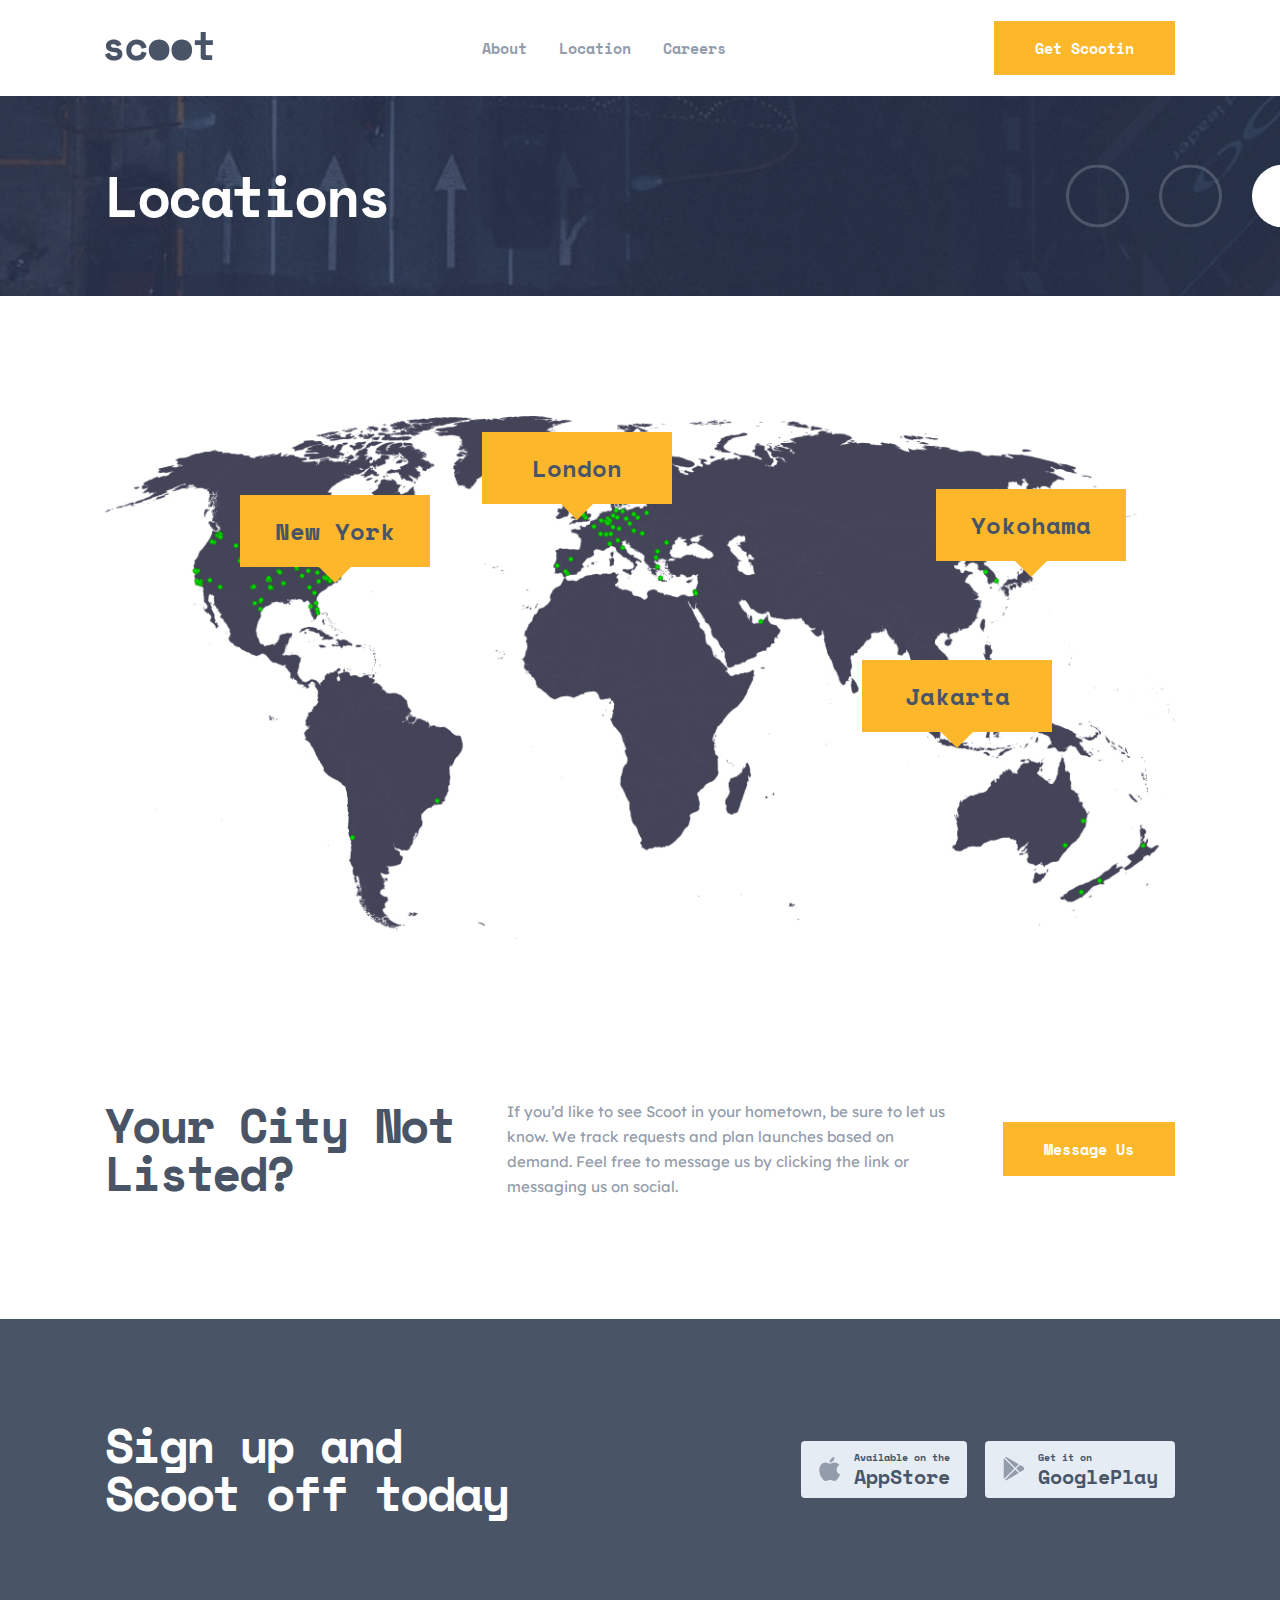
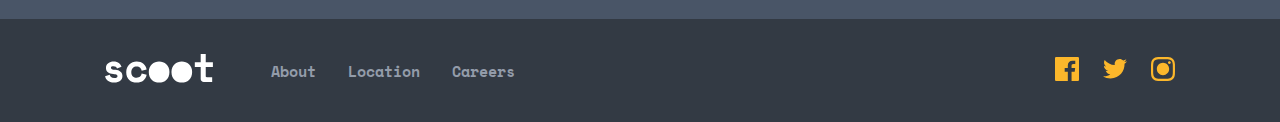
<file: lab14/pages/locations.html>
<!DOCTYPE html>
<html lang="en">
  <head>
    <meta charset="UTF-8" />
    <meta name="viewport" content="width=device-width, initial-scale=1.0" />
    <title>Locations - Scoot</title>
    <link rel="stylesheet" href="../styles/location.css" />
    <link rel="preconnect" href="https://fonts.googleapis.com" />
    <link rel="preconnect" href="https://fonts.gstatic.com" crossorigin />
    <link
      href="https://fonts.googleapis.com/css2?family=Lexend+Deca:wght@100..900&family=Space+Mono:wght@400;700&display=swap"
      rel="stylesheet"
    />
  </head>
  <body>
    <svg
      aria-hidden="true"
      style="position: absolute; width: 0; height: 0; overflow: hidden"
      version="1.1"
      xmlns="http://www.w3.org/2000/svg"
      xmlns:xlink="http://www.w3.org/1999/xlink"
    >
      <defs>
        <symbol id="icon-filled-circle" viewBox="0 0 39 32">
          <path
            d="M0 37.013c0 20.442 16.571 37.013 37.013 37.013s37.013-16.571 37.013-37.013c0-20.442-16.571-37.013-37.013-37.013s-37.013 16.571-37.013 37.013z"
          ></path>
        </symbol>
        <symbol id="icon-circle" viewBox="0 0 73 32">
          <path
            stroke-linejoin="miter"
            stroke-linecap="butt"
            stroke-miterlimit="4"
            stroke-width="3.0380"
            d="M1.519 36.658c0 19.407 15.732 35.139 35.139 35.139s35.139-15.732 35.139-35.139c0-19.407-15.732-35.139-35.139-35.139s-35.139 15.732-35.139 35.139z"
          ></path>
        </symbol>
        <symbol id="icon-icon-menu-close" viewBox="0 0 32 32">
          <path
            d="M5.67 1.302l24.755 24.755-4.642 4.642-24.755-24.755 4.642-4.642z"
          ></path>
          <path
            d="M1.028 26.057l24.755-24.755 4.642 4.642-24.755 24.755-4.642-4.642z"
          ></path>
        </symbol>
        <symbol id="icon-menu-open" viewBox="0 0 40 32">
          <path d="M0 0h39.385v7.385h-39.385v-7.385z"></path>
          <path d="M0 12.308h39.385v7.385h-39.385v-7.385z"></path>
          <path d="M0 24.615h39.385v7.385h-39.385v-7.385z"></path>
        </symbol>
        <symbol id="icon-oval-Copy" viewBox="0 0 32 32">
          <path
            stroke-linejoin="miter"
            stroke-linecap="butt"
            stroke-miterlimit="4"
            stroke-width="1.5484"
            d="M31.226 16c0 8.409-6.817 15.226-15.226 15.226s-15.226-6.817-15.226-15.226c0-8.409 6.817-15.226 15.226-15.226s15.226 6.817 15.226 15.226z"
          ></path>
        </symbol>
        <symbol id="icon-oval-filled" viewBox="0 0 32 32">
          <path
            d="M32 16c0 8.837-7.163 16-16 16s-16-7.163-16-16c0-8.837 7.163-16 16-16s16 7.163 16 16z"
          ></path>
        </symbol>
        <symbol id="icon-oval" viewBox="0 0 32 32">
          <path
            stroke-linejoin="miter"
            stroke-linecap="butt"
            stroke-miterlimit="4"
            stroke-width="1.5484"
            d="M31.226 16c0 8.409-6.817 15.226-15.226 15.226s-15.226-6.817-15.226-15.226c0-8.409 6.817-15.226 15.226-15.226s15.226 6.817 15.226 15.226z"
          ></path>
        </symbol>
        <symbol id="icon-google-play" viewBox="0 0 32 32">
          <path
            d="M3.831 0.271c0.828-0.399 1.778-0.356 2.575 0.123l15.854 9.232-4.541 4.562-13.888-13.917zM2.286 2.767c0-0.425 0.094-0.837 0.269-1.208l13.885 13.914-13.882 13.948c-0.177-0.363-0.272-0.77-0.272-1.196v-25.458zM17.721 16.756l-13.865 13.931c0.368 0.17 0.759 0.245 1.15 0.245 0.483 0 0.964-0.115 1.4-0.378l15.857-9.246-4.542-4.552zM28.281 13.132c0.006 0.003 0.011 0.007 0.017 0.010 0.819 0.497 1.307 1.365 1.307 2.324s-0.489 1.827-1.307 2.324c-0.006 0.003-4.416 2.574-4.416 2.574l-4.883-4.893 4.88-4.903 4.402 2.563z"
          ></path>
        </symbol>
        <symbol id="icon-apple" viewBox="0 0 32 32">
          <path
            d="M17.2 2.552c1.129-1.379 3.066-2.437 4.723-2.552 0.278 1.885-0.49 3.73-1.504 5.035-1.084 1.402-2.955 2.486-4.766 2.429-0.33-1.805 0.517-3.662 1.547-4.913zM22.305 7.467c2.206 0 4.541 1.193 6.204 3.249-5.449 2.965-4.566 10.688 0.94 12.756-0.757 1.666-1.12 2.408-2.096 3.884-1.362 2.058-3.279 4.622-5.66 4.64-0.979 0.010-1.62-0.282-2.313-0.597-0.802-0.365-1.672-0.761-3.211-0.752-1.531 0.007-2.414 0.398-3.228 0.758-0.71 0.314-1.366 0.604-2.353 0.595-2.378-0.020-4.197-2.334-5.558-4.392-3.805-5.751-4.207-12.504-1.859-16.095 1.67-2.55 4.304-4.042 6.778-4.042 1.318 0 2.381 0.376 3.393 0.734 0.922 0.326 1.802 0.637 2.796 0.637 0.92 0 1.676-0.284 2.501-0.594 0.99-0.372 2.078-0.781 3.666-0.781z"
          ></path>
        </symbol>
        <symbol id="icon-facebook" viewBox="0 0 32 32">
          <path
            d="M30.233 0h-28.467c-0.976 0-1.767 0.791-1.767 1.767v28.468c0 0.975 0.791 1.765 1.767 1.765h15.327v-12.392h-4.171v-4.829h4.171v-3.561c0-4.133 2.524-6.384 6.212-6.384 1.767 0 3.284 0.132 3.727 0.191v4.32l-2.557 0.001c-2.005 0-2.393 0.953-2.393 2.351v3.084h4.783l-0.623 4.829h-4.16v12.391h8.155c0.973 0 1.764-0.791 1.764-1.767v-28.467c0-0.976-0.791-1.767-1.767-1.767z"
          ></path>
        </symbol>
        <symbol id="icon-instagram" viewBox="0 0 32 32">
          <path
            d="M16 0c-4.345 0-4.889 0.019-6.596 0.096-5.811 0.267-9.040 3.491-9.307 9.307-0.079 1.708-0.097 2.252-0.097 6.597s0.019 4.891 0.096 6.597c0.267 5.811 3.491 9.040 9.307 9.307 1.708 0.077 2.252 0.096 6.597 0.096s4.891-0.019 6.597-0.096c5.805-0.267 9.043-3.491 9.305-9.307 0.079-1.707 0.097-2.252 0.097-6.597s-0.019-4.889-0.096-6.596c-0.261-5.805-3.489-9.040-9.305-9.307-1.708-0.079-2.253-0.097-6.599-0.097zM16 2.884c4.272 0 4.779 0.016 6.467 0.093 4.336 0.197 6.361 2.255 6.559 6.559 0.077 1.687 0.092 2.193 0.092 6.465 0 4.273-0.016 4.779-0.092 6.465-0.199 4.3-2.219 6.361-6.559 6.559-1.688 0.077-2.192 0.093-6.467 0.093-4.272 0-4.779-0.016-6.465-0.093-4.347-0.199-6.361-2.265-6.559-6.56-0.077-1.687-0.093-2.192-0.093-6.465 0-4.272 0.017-4.777 0.093-6.465 0.199-4.303 2.219-6.361 6.559-6.559 1.688-0.076 2.193-0.092 6.465-0.092zM7.784 16c0-4.537 3.679-8.216 8.216-8.216s8.216 3.679 8.216 8.216c0 4.539-3.679 8.217-8.216 8.217s-8.216-3.68-8.216-8.217zM16 21.333c-2.945 0-5.333-2.387-5.333-5.333 0-2.945 2.388-5.333 5.333-5.333s5.333 2.388 5.333 5.333c0 2.947-2.388 5.333-5.333 5.333zM22.62 7.46c0-1.060 0.86-1.92 1.921-1.92 1.060 0 1.919 0.86 1.919 1.92s-0.859 1.92-1.919 1.92c-1.061 0-1.921-0.86-1.921-1.92z"
          ></path>
        </symbol>
        <symbol id="icon-twitter" viewBox="0 0 32 32">
          <path
            d="M32 5.745c-1.177 0.523-2.443 0.875-3.771 1.033 1.356-0.812 2.397-2.099 2.887-3.632-1.268 0.752-2.673 1.299-4.169 1.593-1.196-1.276-2.904-2.073-4.792-2.073-4.239 0-7.353 3.955-6.396 8.060-5.455-0.273-10.292-2.887-13.531-6.859-1.72 2.951-0.892 6.811 2.031 8.765-1.075-0.035-2.088-0.329-2.972-0.821-0.072 3.041 2.108 5.887 5.265 6.52-0.924 0.251-1.936 0.309-2.965 0.112 0.835 2.608 3.259 4.505 6.133 4.559-2.76 2.164-6.237 3.131-9.72 2.72 2.905 1.863 6.357 2.949 10.064 2.949 12.189 0 19.076-10.295 18.66-19.528 1.283-0.927 2.396-2.083 3.276-3.399z"
          ></path>
        </symbol>
        <symbol id="icon-scooter-2" viewBox="0 0 32 32">
          <path
            d="M28.937 14.4h1.463c0.295 0 0.533-0.239 0.533-0.533v-4.267c0-0.295-0.239-0.533-0.533-0.533h-5.004l-0.863-1.726v-2.007c0-0.295-0.239-0.533-0.533-0.533h-3.2c-0.295 0-0.533 0.239-0.533 0.533v2.133c0 0.295 0.239 0.533 0.533 0.533h2.87l0.863 1.726v3.074c0-0.884-0.716-1.6-1.6-1.6s-1.6 0.716-1.6 1.6v-1.067c0-0.295-0.239-0.533-0.533-0.533h-4.201l-1.666-0.417v-8.65c0-1.178-0.955-2.133-2.133-2.133h-2.133c-1.178 0-2.133 0.955-2.133 2.133v5.867h-2.667c-0.884 0-1.6 0.716-1.6 1.6v1.6h-3.733c-0.216 0-0.41 0.13-0.493 0.329s-0.037 0.429 0.116 0.581l1.223 1.223-1.223 1.223c-0.152 0.153-0.198 0.382-0.116 0.581s0.277 0.329 0.493 0.329h5.333c0.884 0 1.6-0.716 1.6-1.6v-1.6h1.067v5.333h-1.6c-1.854 0.002-3.426 1.365-3.691 3.2h-1.643c-0.295 0-0.533 0.239-0.533 0.533v2.133c0 0.295 0.239 0.533 0.533 0.533h1.6v1.067h-2.667c-0.295 0-0.533 0.239-0.533 0.533v2.133c0 0.295 0.239 0.533 0.533 0.533h5.867c0 2.062 1.671 3.733 3.733 3.733s3.733-1.671 3.733-3.733h9.6c0 2.062 1.672 3.733 3.733 3.733s3.733-1.671 3.733-3.733h0.533c0.163 0 0.316-0.074 0.418-0.201s0.139-0.294 0.102-0.452l-3.050-13.213zM21.333 12.8c0 0.884 0.716 1.6 1.6 1.6s1.6-0.716 1.6-1.6v11.2h-1.6v-0.533c0-0.884-0.716-1.6-1.6-1.6v-5.867c0-0.295-0.239-0.533-0.533-0.533h-5.867v-1.45l1.47 0.367c0.042 0.011 0.086 0.016 0.13 0.016h4.267c0.295 0 0.533-0.239 0.533-0.533v-1.067zM23.467 6.933h-2.133v-1.067h2.133v1.067zM3.2 27.2v-1.067h-2.133v1.067h2.133zM3.2 22.933h-1.067v-1.067h1.067v1.067zM29.867 10.133h-1.067v3.2h1.067v-3.2zM25.6 10.133h2.133v3.2h-2.133v-3.2zM21.867 23.467c0-0.295-0.239-0.533-0.533-0.533h-2.133v1.067h2.667v-0.533zM16.404 12.251c0.042 0.011 0.086 0.016 0.13 0.016h3.733v1.067h-3.668l-3.799-0.95v-1.034l3.604 0.901zM10.667 1.067c-0.589 0-1.067 0.478-1.067 1.067v2.133h1.6v-1.067c0-0.295 0.239-0.533 0.533-0.533h2.133v-0.533c0-0.589-0.478-1.067-1.067-1.067h-2.133zM9.6 5.333h2.133c0.295 0 0.533-0.239 0.533-0.533v-1.067h1.6v1.203l-4.267 1.28v-0.883zM13.867 8.533v-2.483l-4.267 1.28v1.203h4.267zM13.867 9.6v0.917l-1.47-0.367c-0.159-0.040-0.328-0.004-0.458 0.097s-0.205 0.256-0.205 0.42v2.133c0 0.245 0.166 0.458 0.404 0.517l1.73 0.432v1.717h-4.267v-5.867h4.267zM20.267 21.867v-5.333h-10.667v1.067h9.067c0.295 0 0.533 0.239 0.533 0.533v3.733h1.067zM6.4 13.867c0 0.295-0.239 0.533-0.533 0.533h-4.046l0.69-0.69c0.208-0.208 0.208-0.546 0-0.754l-0.69-0.69h4.579v1.6zM5.333 9.6v1.6h3.2v-2.133h-2.667c-0.295 0-0.533 0.239-0.533 0.533zM10.133 30.933c-1.472-0.002-2.665-1.195-2.667-2.667h1.067c0 0.884 0.716 1.6 1.6 1.6s1.6-0.716 1.6-1.6h1.067c-0.002 1.472-1.195 2.665-2.667 2.667zM10.133 28.8c0.295 0 0.533-0.239 0.533-0.533h-1.067c0 0.295 0.239 0.533 0.533 0.533zM13.867 27.2h-7.467v-5.333c0-0.295 0.239-0.533 0.533-0.533h6.4c0.295 0 0.533 0.239 0.533 0.533v5.333zM14.933 27.2h1.067v-5.867c-0.002-1.472-1.195-2.665-2.667-2.667h-6.4c-1.472 0.002-2.665 1.195-2.667 2.667v5.867h1.067v-5.333c0-0.884 0.716-1.6 1.6-1.6h6.4c0.884 0 1.6 0.716 1.6 1.6v5.333zM15.941 18.667h2.192v5.333h-1.067v-2.667c0-1.004-0.406-1.966-1.125-2.667zM27.2 30.933c-1.472-0.002-2.665-1.195-2.667-2.667h1.067c0 0.884 0.716 1.6 1.6 1.6s1.6-0.716 1.6-1.6h1.067c-0.002 1.472-1.195 2.665-2.667 2.667zM27.2 28.8c0.295 0 0.533-0.239 0.533-0.533h-1.067c0 0.295 0.239 0.533 0.533 0.533zM25.6 27.2v-3.733h1.067v-1.067h-1.067v-8h2.24l2.954 12.8h-5.194zM17.067 27.2h7.467v-2.133h-7.467v2.133zM28.8 22.4h-1.067v1.067h1.067v-1.067zM7.467 22.4h1.067v1.067h-1.067v-1.067zM10.667 22.4h-1.067v1.067h1.067v-1.067zM11.733 22.4h1.067v1.067h-1.067v-1.067zM22.933 12.267c0.295 0 0.533 0.239 0.533 0.533s-0.239 0.533-0.533 0.533c-0.295 0-0.533-0.239-0.533-0.533s0.239-0.533 0.533-0.533zM0 3.733h6.933v1.067h-6.933v-1.067zM7.467 5.867h-6.4v1.067h6.4v-1.067z"
          ></path>
        </symbol>
        <symbol id="icon-scooter" viewBox="0 0 43 32">
          <path
            d="M18.070 30.301c-0.218 0-0.431 0.088-0.585 0.242s-0.242 0.367-0.242 0.585 0.088 0.431 0.242 0.585c0.154 0.154 0.367 0.242 0.585 0.242s0.43-0.088 0.585-0.242c0.154-0.154 0.242-0.366 0.242-0.585s-0.088-0.431-0.242-0.585c-0.154-0.154-0.367-0.242-0.585-0.242z"
          ></path>
          <path
            d="M34.539 16.419l-1.927-8.706c0.52-0.070 0.979-0.335 1.301-0.718 0.381 0.238 0.83 0.376 1.311 0.376h1.654c0.457 0 0.827-0.37 0.827-0.827v-3.308c0-0.457-0.37-0.827-0.827-0.827h-1.654c-0.495 0-0.957 0.147-1.345 0.398-0.379-0.428-0.931-0.699-1.546-0.699h-4.881c-0.877 0-1.628 0.55-1.926 1.323h-1.96c-1.185 0-2.15 0.964-2.15 2.15s0.965 2.15 2.15 2.15h4.256v1.666c0 0.457 0.37 0.827 0.827 0.827s0.827-0.37 0.827-0.827v-1.666h1.447l2.076 9.378-3.928 6.997c-0.429 0.762-1.239 1.235-2.113 1.235h-9.806c-0.41-3.443-3.346-6.122-6.897-6.122-1.571 0-3.054 0.512-4.287 1.48l-0.005 0.004c-1.469 1.155-2.392 2.813-2.607 4.637h-1.698c0.108-5.945 4.977-10.747 10.946-10.747h5.866c0.463 0 0.84 0.377 0.84 0.84v7.426c0 0.457 0.37 0.827 0.827 0.827h4.4c1.795 0 3.449-0.976 4.317-2.547 0.401-0.727 0.614-1.55 0.615-2.38l0.004-2.747c0.001-0.457-0.369-0.828-0.826-0.828h-0.001c-0.456 0-0.826 0.37-0.827 0.826l-0.004 2.748c-0 0.552-0.142 1.099-0.409 1.582-0.577 1.044-1.676 1.692-2.869 1.692h-3.573v-6.599c0-0.423-0.107-0.823-0.294-1.172 0.743-0.429 1.244-1.232 1.244-2.149 0-1.368-1.113-2.481-2.481-2.481h-3.018c-0.29 0-0.568 0.050-0.827 0.142v-7.253c0-1.368-1.113-2.481-2.481-2.481h-5.334c-3.867 0-7.083 2.839-7.674 6.542-0.025 0.079-0.038 0.162-0.038 0.249 0 0.003 0 0.005 0 0.008s0 0.005 0 0.007c-0.039 0.317-0.060 0.639-0.060 0.965v4.301c0 1.242 0.918 2.274 2.11 2.453l1.831 1.831c-2.426 2.299-3.942 5.549-3.942 9.146v0.625c0 0.457 0.37 0.827 0.827 0.827h4.647c-0.011 0.053-0.016 0.109-0.016 0.165 0 1.2 0.444 2.298 1.175 3.139h-5.806c-0.457 0-0.827 0.37-0.827 0.827s0.37 0.827 0.827 0.827l9.358 0.001c0.023 0.001 0.045 0.002 0.068 0.002 2.644 0 4.796-2.151 4.796-4.796 0-0.056-0.006-0.112-0.017-0.165h11.924c1.302 0 2.519-0.624 3.281-1.656h1.047c-0.235 0.573-0.36 1.191-0.36 1.822 0 1.2 0.444 2.298 1.175 3.139h-10.723c-0.457 0-0.827 0.37-0.827 0.827s0.37 0.827 0.827 0.827h14.248c0.032 0.001 0.064 0.003 0.096 0.003 2.644 0 4.796-2.151 4.796-4.796 0-0.631-0.125-1.249-0.361-1.822h1.353c0.457 0 0.827-0.37 0.827-0.827 0-4.365-3.471-7.934-7.797-8.094zM16.413 11.287h3.018c0.456 0 0.827 0.371 0.827 0.827s-0.371 0.827-0.827 0.827h-3.018c-0.456 0-0.827-0.371-0.827-0.827s0.371-0.827 0.827-0.827zM1.656 7.711v0c-0.001 0.034-0.002 0.068-0.002 0.102v4.301c0 0.456 0.371 0.827 0.827 0.827h10.625c0.456 0 0.827-0.371 0.827-0.827v-9.592c0-0.456-0.371-0.827-0.827-0.827h-5.334c-2.745 0-5.072 1.817-5.845 4.311h8.779c0.457 0 0.827 0.37 0.827 0.827s-0.37 0.827-0.827 0.827h-9.048l-0.002 0.051zM4.477 14.595h1.892c-0.397 0.227-0.781 0.475-1.15 0.742l-0.743-0.742zM10.285 30.303c1.718-0.017 3.11-1.419 3.11-3.141 0-0.056 0.006-0.112 0.017-0.165h-6.317c0.011 0.053 0.016 0.109 0.016 0.165 0 1.701 1.358 3.089 3.047 3.139h0.095c0.006 0 0.012 0 0.018 0.001 0.005 0 0.009 0.001 0.014 0.001zM5.023 25.342c0.205-1.314 0.895-2.5 1.96-3.337 0.003-0.002 0.005-0.004 0.007-0.006 0.939-0.736 2.067-1.125 3.263-1.125 2.638 0 4.832 1.94 5.23 4.468h-10.461zM36.052 4.064h-0.827c-0.456 0-0.827 0.371-0.827 0.827s0.371 0.827 0.827 0.827h0.827v-1.654zM23.070 5.583c0-0.274 0.223-0.496 0.496-0.496h1.822v0.581c0 0.141 0.014 0.278 0.041 0.411h-1.863c-0.274 0-0.496-0.223-0.496-0.496zM27.452 6.079h4.881c0.227 0 0.411-0.184 0.411-0.411v-1.494c0-0.226-0.184-0.411-0.411-0.411h-4.881c-0.226 0-0.411 0.184-0.411 0.411v1.494c0 0.227 0.184 0.411 0.411 0.411zM38.863 27.161c0 1.722-1.392 3.124-3.11 3.141-0.002-0-0.005-0-0.007-0s-0.005-0-0.007-0c-0.006-0-0.012-0.001-0.018-0.001h-0.095c-1.689-0.051-3.047-1.439-3.047-3.14 0-0.657 0.205-1.292 0.582-1.822h5.12c0.377 0.53 0.582 1.165 0.582 1.822zM34.356 18.070l-3.153 5.616h9.426c-0.402-3.126-3.053-5.557-6.273-5.616z"
          ></path>
          <path
            d="M28.649 13.533c0.457 0 0.827-0.37 0.827-0.827s-0.37-0.827-0.827-0.827h-0.003c-0.457 0-0.826 0.37-0.826 0.827s0.372 0.827 0.829 0.827z"
          ></path>
        </symbol>
        <symbol id="icon-telephone" viewBox="0 0 26 32">
          <path
            d="M16.525 0h-13.859c-1.471 0.002-2.663 1.194-2.665 2.665v26.652c0.002 1.471 1.194 2.663 2.665 2.665h13.326v-0.954c-0.003-2.401 0.708-4.75 2.043-6.746 0.141-0.212 0.113-0.493-0.067-0.673l-3.731-3.731c-0.345-0.345-0.528-0.82-0.504-1.307s0.253-0.942 0.63-1.251c0.726-0.555 1.754-0.476 2.386 0.184l5.262 5.262 0.754-0.754-3.575-3.576v-15.771c-0.002-1.471-1.194-2.663-2.665-2.665zM18.124 17.37l-0.62-0.62c-1.023-1.045-2.667-1.154-3.819-0.252-0.609 0.501-0.979 1.235-1.017 2.023s0.257 1.555 0.815 2.113l3.428 3.428c-1.278 2.060-1.964 4.432-1.981 6.856h-12.264c-0.883 0-1.599-0.716-1.599-1.599v-1.599h13.326v-1.066h-13.326v-22.388h17.058v13.106zM1.066 3.198h17.058v-0.533c0-0.883-0.716-1.599-1.599-1.599h-13.859c-0.883 0-1.599 0.716-1.599 1.599v0.533zM20.761 12.4l-0.719 0.786 3.269 2.997c0.77 0.708 1.208 1.706 1.209 2.751v13.049h1.066v-13.049c-0.001-1.345-0.565-2.627-1.555-3.537l-3.269-2.997zM3.198 9.595h2.132c0.589 0 1.066-0.477 1.066-1.066v-2.132c0-0.589-0.477-1.066-1.066-1.066h-2.132c-0.589 0-1.066 0.477-1.066 1.066v2.132c0 0.589 0.477 1.066 1.066 1.066zM3.198 6.397h2.132v2.132h-2.132v-2.132zM10.661 9.595h-2.132c-0.589 0-1.066-0.477-1.066-1.066v-2.132c0-0.589 0.477-1.066 1.066-1.066h2.132c0.589 0 1.066 0.477 1.066 1.066v2.132c0 0.589-0.477 1.066-1.066 1.066zM10.661 6.397h-2.132v2.132h2.132v-2.132zM13.859 9.595h2.132c0.589 0 1.066-0.477 1.066-1.066v-2.132c0-0.589-0.477-1.066-1.066-1.066h-2.132c-0.589 0-1.066 0.477-1.066 1.066v2.132c0 0.589 0.477 1.066 1.066 1.066zM13.859 6.397h2.132v2.132h-2.132v-2.132zM5.33 14.925h-2.132c-0.589 0-1.066-0.477-1.066-1.066v-2.132c0-0.589 0.477-1.066 1.066-1.066h2.132c0.589 0 1.066 0.477 1.066 1.066v2.132c0 0.589-0.477 1.066-1.066 1.066zM5.33 11.727h-2.132v2.132h2.132v-2.132zM3.198 20.256h2.132c0.589 0 1.066-0.477 1.066-1.066v-2.132c0-0.589-0.477-1.066-1.066-1.066h-2.132c-0.589 0-1.066 0.477-1.066 1.066v2.132c0 0.589 0.477 1.066 1.066 1.066zM3.198 17.058h2.132v2.132h-2.132v-2.132zM10.661 14.925h-2.132c-0.589 0-1.066-0.477-1.066-1.066v-2.132c0-0.589 0.477-1.066 1.066-1.066h2.132c0.589 0 1.066 0.477 1.066 1.066v2.132c0 0.589-0.477 1.066-1.066 1.066zM10.661 11.727h-2.132v2.132h2.132v-2.132zM13.859 14.925h2.132c0.589 0 1.066-0.477 1.066-1.066v-2.132c0-0.589-0.477-1.066-1.066-1.066h-2.132c-0.589 0-1.066 0.477-1.066 1.066v2.132c0 0.589 0.477 1.066 1.066 1.066zM13.859 11.727h2.132v2.132h-2.132v-2.132zM10.661 20.256h-2.132c-0.589 0-1.066-0.477-1.066-1.066v-2.132c0-0.589 0.477-1.066 1.066-1.066h2.132c0.589 0 1.066 0.477 1.066 1.066v2.132c0 0.589-0.477 1.066-1.066 1.066zM10.661 17.058h-2.132v2.132h2.132v-2.132zM3.198 25.586h2.132c0.589 0 1.066-0.477 1.066-1.066v-2.132c0-0.589-0.477-1.066-1.066-1.066h-2.132c-0.589 0-1.066 0.477-1.066 1.066v2.132c0 0.589 0.477 1.066 1.066 1.066zM3.198 22.388h2.132v2.132h-2.132v-2.132zM10.661 25.586h-2.132c-0.589 0-1.066-0.477-1.066-1.066v-2.132c0-0.589 0.477-1.066 1.066-1.066h2.132c0.589 0 1.066 0.477 1.066 1.066v2.132c0 0.589-0.477 1.066-1.066 1.066zM10.661 22.388h-2.132v2.132h2.132v-2.132zM10.128 28.785h-1.066v1.066h1.066v-1.066z"
          ></path>
        </symbol>
        <symbol id="icon-logo" viewBox="0 0 119 32">
          <path
            d="M118.176 25.6h-5.914c-0.794 0-1.192-0.441-1.192-1.324v-9.975h7.901v-5.297h-7.901v-9.004h-5.561v9.004h-6.488v5.297h6.488v13.153c0 1 0.316 1.824 0.949 2.472s1.449 0.971 2.45 0.971h9.269v-5.297zM10.063 31.514c2.884 0 5.12-0.647 6.709-1.942s2.383-3.031 2.383-5.208v-0.265c0-1.972-0.706-3.509-2.119-4.612s-3.237-1.773-5.473-2.008c-1.942-0.206-3.281-0.463-4.017-0.772s-1.103-0.817-1.103-1.523c0-0.5 0.235-0.919 0.706-1.258s1.177-0.508 2.119-0.508c1.030 0 1.868 0.228 2.516 0.684s1.103 1.081 1.368 1.876l5.032-2.030c-0.235-0.618-0.574-1.258-1.015-1.92s-1.015-1.265-1.721-1.81c-0.706-0.544-1.567-0.986-2.582-1.324s-2.214-0.508-3.597-0.508c-1.059 0-2.089 0.147-3.090 0.441s-1.883 0.728-2.648 1.302c-0.765 0.574-1.383 1.273-1.854 2.097s-0.706 1.78-0.706 2.869v0.265c0 2.089 0.728 3.671 2.185 4.745s3.421 1.714 5.892 1.92c0.912 0.088 1.67 0.206 2.273 0.353s1.081 0.331 1.434 0.552 0.596 0.456 0.728 0.706c0.132 0.25 0.199 0.522 0.199 0.817 0 0.5-0.257 0.964-0.772 1.39s-1.464 0.64-2.847 0.64c-1.56 0-2.714-0.353-3.465-1.059s-1.243-1.53-1.479-2.472l-5.12 1.677c0.147 0.765 0.434 1.552 0.861 2.361s1.037 1.545 1.832 2.207c0.794 0.662 1.795 1.214 3.001 1.655s2.663 0.662 4.37 0.662zM34.841 31.514c3.119 0 5.613-0.794 7.481-2.383s3.053-3.678 3.553-6.268l-5.473-1.368c-0.265 1.442-0.846 2.589-1.743 3.443s-2.2 1.28-3.906 1.28c-0.794 0-1.545-0.125-2.251-0.375s-1.324-0.625-1.854-1.126c-0.53-0.5-0.949-1.126-1.258-1.876s-0.463-1.611-0.463-2.582v-0.265c0-0.971 0.154-1.846 0.463-2.626s0.728-1.442 1.258-1.986c0.53-0.544 1.148-0.964 1.854-1.258s1.457-0.441 2.251-0.441c1.707 0 3.031 0.471 3.972 1.412s1.501 2.060 1.677 3.354l5.473-1.412c-0.5-2.589-1.699-4.679-3.597-6.268s-4.377-2.383-7.437-2.383c-1.589 0-3.082 0.265-4.48 0.794s-2.619 1.295-3.663 2.295c-1.045 1.001-1.861 2.207-2.45 3.619s-0.883 3.001-0.883 4.767v0.53c0 1.766 0.294 3.34 0.883 4.723s1.398 2.545 2.428 3.487c1.030 0.942 2.244 1.663 3.641 2.163s2.906 0.75 4.524 0.75zM63.921 30.764c-1.368 0.5-2.803 0.75-4.303 0.75s-2.935-0.25-4.303-0.75c-1.368-0.5-2.582-1.228-3.641-2.185s-1.898-2.133-2.516-3.531c-0.618-1.398-0.927-3.009-0.927-4.833v-0.53c0-1.795 0.309-3.391 0.927-4.789s1.457-2.582 2.516-3.553c1.059-0.971 2.273-1.707 3.641-2.207s2.803-0.75 4.303-0.75c1.501 0 2.935 0.25 4.303 0.75s2.582 1.236 3.641 2.207c1.059 0.971 1.898 2.155 2.516 3.553s0.927 2.994 0.927 4.789v0.53c0 1.824-0.309 3.435-0.927 4.833s-1.457 2.575-2.516 3.531c-1.059 0.956-2.273 1.685-3.641 2.185zM59.618 26.218c-0.794 0-1.545-0.132-2.251-0.397s-1.324-0.647-1.854-1.148c-0.53-0.5-0.949-1.111-1.258-1.832s-0.463-1.537-0.463-2.45v-0.883c0-0.912 0.154-1.729 0.463-2.45s0.728-1.332 1.258-1.832c0.53-0.5 1.148-0.883 1.854-1.148s1.457-0.397 2.251-0.397c0.794 0 1.545 0.132 2.251 0.397s1.324 0.647 1.854 1.148c0.53 0.5 0.949 1.111 1.258 1.832s0.463 1.537 0.463 2.45v0.883c0 0.912-0.154 1.729-0.463 2.45s-0.728 1.332-1.258 1.832c-0.53 0.5-1.148 0.883-1.854 1.148s-1.457 0.397-2.251 0.397zM88.963 30.764c-1.368 0.5-2.803 0.75-4.303 0.75s-2.935-0.25-4.303-0.75c-1.368-0.5-2.582-1.228-3.641-2.185s-1.898-2.133-2.516-3.531c-0.618-1.398-0.927-3.009-0.927-4.833v-0.53c0-1.795 0.309-3.391 0.927-4.789s1.457-2.582 2.516-3.553c1.059-0.971 2.273-1.707 3.641-2.207s2.803-0.75 4.303-0.75c1.501 0 2.935 0.25 4.303 0.75s2.582 1.236 3.641 2.207c1.059 0.971 1.898 2.155 2.516 3.553s0.927 2.994 0.927 4.789v0.53c0 1.824-0.309 3.435-0.927 4.833s-1.457 2.575-2.516 3.531c-1.059 0.956-2.273 1.685-3.641 2.185zM84.66 26.218c-0.794 0-1.545-0.132-2.251-0.397s-1.324-0.647-1.854-1.148c-0.53-0.5-0.949-1.111-1.258-1.832s-0.463-1.537-0.463-2.45v-0.883c0-0.912 0.154-1.729 0.463-2.45s0.728-1.332 1.258-1.832c0.53-0.5 1.148-0.883 1.854-1.148s1.457-0.397 2.251-0.397c0.794 0 1.545 0.132 2.251 0.397s1.324 0.647 1.854 1.148c0.53 0.5 0.949 1.111 1.258 1.832s0.463 1.537 0.463 2.45v0.883c0 0.912-0.154 1.729-0.463 2.45s-0.728 1.332-1.258 1.832c-0.53 0.5-1.148 0.883-1.854 1.148s-1.457 0.397-2.251 0.397z"
          ></path>
        </symbol>
        <symbol id="icon-toogle" viewBox="0 0 48 32">
          <path
            stroke-linejoin="miter"
            stroke-linecap="butt"
            stroke-miterlimit="4"
            stroke-width="8"
            d="M2.828 2.828l21.333 21.333 21.333-21.333"
          ></path>
        </symbol>
      </defs>
    </svg>

    <header class="site-header">
      <div class="container header-container">
        <div class="header__toggle">
          <svg class="icon icon--menu" width="20" height="16">
            <use href="#icon-menu-open"></use>
          </svg>
        </div>
        <a href="../index.html" class="header__logo">
          <svg width="108" height="29" style="fill: rgba(73, 85, 103, 1)">
            <use href="#icon-logo"></use>
          </svg>
        </a>
        <nav class="main-nav">
          <ul class="header__list">
            <li><a href="./about.html" class="header__link">About</a></li>
            <li>
              <a href="./locations.html" class="header__link">Location</a>
            </li>
            <li><a href="./careers.html" class="header__link">Careers</a></li>
          </ul>
        </nav>
        <a href="#" class="btn btn--primary header__btn">Get Scootin</a>
      </div>
    </header>

    <section id="locations-hero" class="hero-banner">
      <div class="hero-patterns-right">
        <svg width="63" height="63" class="hero-oval-outline">
          <use href="#icon-oval"></use>
        </svg>
        <svg width="63" height="63" class="hero-oval-outline">
          <use href="#icon-oval"></use>
        </svg>
        <svg width="63" height="63" class="hero-oval-filled">
          <use href="#icon-oval-filled"></use>
        </svg>
      </div>

      <div class="container">
        <h1>Locations</h1>
      </div>
    </section>

    <section class="locations-map-section">
      <div class="container map-container">
        <img
          src="../images/map.jpg"
          srcset="../images/map.jpg 1x, ../images/map@2x.jpg 2x"
          alt="World Map of Scoot Locations"
          class="map-image"
        />

        <div class="map-dots">
          <div class="map-dot dot-new-york"></div>
          <div class="map-dot dot-london"></div>
          <div class="map-dot dot-yokohama"></div>
          <div class="map-dot dot-jakarta"></div>
        </div>

        <div class="city-label label-new-york">New York</div>
        <div class="city-label label-london">London</div>
        <div class="city-label label-yokohama">Yokohama</div>
        <div class="city-label label-jakarta">Jakarta</div>
      </div>

      <div class="mobile-city-tabs">
        <button class="city-tab-btn">New York</button>
        <button class="city-tab-btn">London</button>
        <button class="city-tab-btn">Jakarta</button>
        <button class="city-tab-btn">Yokohama</button>
      </div>
    </section>

    <section class="not-listed-section">
      <div class="container not-listed-container">
        <h2>Your City Not Listed?</h2>
        <p>
          If you’d like to see Scoot in your hometown, be sure to let us know.
          We track requests and plan launches based on demand. Feel free to
          message us by clicking the link or messaging us on social.
        </p>
        <a href="#" class="btn">Message Us</a>
      </div>
    </section>

    <section id="cta" class="cta-section">
      
      </div>
      <div class="container cta-container">
        <h2>Sign up and Scoot off today</h2>
        <div class="app-buttons">
          <a href="#" class="app-btn">
            <svg class="icon" width="24" height="28">
              <use href="#icon-apple"></use>
            </svg>
            <div class="app-btn-text">
              <span>Available on the</span>
              <strong>AppStore</strong>
            </div>
          </a>
          <a href="#" class="app-btn">
            <svg class="icon" width="24" height="28">
              <use href="#icon-google-play"></use>
            </svg>
            <div class="app-btn-text">
              <span>Get it on</span>
              <strong>GooglePlay</strong>
            </div>
          </a>
        </div>
      </div>
    </section>

    <footer class="site-footer-bottom">
      <div class="container footer-container">
        <div class="footer-left">
          <a href="../index.html" class="logo">
            <svg width="108" height="29" style="fill: white">
              <use href="#icon-logo"></use>
            </svg>
          </a>
          <nav class="footer-nav">
            <ul>
              <li><a href="./about.html">About</a></li>
              <li><a href="./locations.html">Location</a></li>
              <li><a href="./careers.html">Careers</a></li>
            </ul>
          </nav>
        </div>
        <div class="social-links">
          <a href="#" aria-label="Facebook">
            <svg class="icon icon--social" width="24" height="24">
              <use href="#icon-facebook"></use>
            </svg>
          </a>
          <a href="#" aria-label="Twitter">
            <svg class="icon icon--social" width="24" height="24">
              <use href="#icon-twitter"></use>
            </svg>
          </a>
          <a href="#" aria-label="Instagram">
            <svg class="icon icon--social" width="24" height="24">
              <use href="#icon-instagram"></use>
            </svg>
          </a>
        </div>
      </div>
    </footer>
  </body>
</html>
</file>
<file: lab14/styles/main.css>
:root {
  --color-yellow: #fcb72b;
  --color-dark-navy: #495567;
  --color-dim-grey: #939caa;
  --color-light-grey: #e5ecf4;
  --color-snow: #f2f5f9;
  --color-light-yellow: #fff4df;
  --color-dark-grey: #333a44;
  --color-white: #ffffff;
  --font-heading: "Space Mono", monospace;
  --font-body: "Lexend Deca", sans-serif;
}

* {
  box-sizing: border-box;
  margin: 0;
  padding: 0;
}

html {
  scroll-behavior: smooth;
}

body {
  font-family: var(--font-body);
  color: var(--color-dim-grey);
  background-color: var(--color-white);
  font-size: 15px;
  line-height: 25px;
  overflow-x: hidden;
}

h1,
h2,
h3,
h4 {
  font-family: var(--font-heading);
  font-weight: 700;
  color: var(--color-dark-navy);
}

h1 {
  font-size: 56px;
  line-height: 56px;
  letter-spacing: -2.5px;
}
@media (max-width: 1024px) {
  h1 {
    font-size: 56px;
    text-align: center;
  }
}
@media (max-width: 768px) {
  h1 {
    font-size: 40px;
    line-height: 40px;
  }
}
@media (max-width: 475px) {
  h1 {
    font-size: 32px;
    line-height: 32px;
    letter-spacing: -1.5px;
  }
}

h2 {
  font-size: 48px;
  line-height: 48px;
  letter-spacing: -2.14px;
}
@media (max-width: 475px) {
  h2 {
    font-size: 28px;
    line-height: 32px;
  }
}

h3 {
  font-size: 40px;
  line-height: 48px;
  letter-spacing: -1.79px;
}

h4 {
  font-size: 24px;
  line-height: 28px;
  letter-spacing: -1.07px;
}

a {
  text-decoration: none;
  color: inherit;
  transition: 0.3s;
}

ul {
  list-style: none;
}

img {
  max-width: 100%;
  height: auto;
}

.container {
  max-width: 1110px;
  margin: 0 auto;
  padding: 0 20px;
}
@media (max-width: 475px) {
  .container {
    padding: 0 15px;
  }
}

.mobile-overlay {
  display: none;
}
@media (max-width: 768px) {
  .mobile-overlay {
    position: fixed;
    top: 0;
    left: 0;
    width: 100%;
    height: 100%;
    background-color: rgba(0, 0, 0, 0.5);
    z-index: 998;
  }
  .mobile-overlay.is-open {
    display: block;
  }
}

.mobile-menu {
  display: none;
}
@media (max-width: 768px) {
  .mobile-menu {
    position: fixed;
    top: 0;
    left: 0;
    bottom: 0;
    width: 100%;
    background-color: var(--color-dark-grey);
    z-index: 999;
    flex-direction: column;
  }
  .mobile-menu.is-open {
    display: flex;
    animation: slideIn 0.3s ease;
  }
  .mobile-menu__header {
    height: 80px;
    background-color: var(--color-white);
    display: flex;
    align-items: center;
    justify-content: center;
    position: relative;
    padding: 0 20px;
    width: 100%;
  }
  .mobile-menu__close {
    position: absolute;
    left: 20px;
    top: 50%;
    transform: translateY(-50%);
    cursor: pointer;
  }
  .mobile-menu__close svg {
    fill: var(--color-yellow);
  }
  .mobile-menu__logo svg {
    fill: var(--color-dark-grey);
  }
  .mobile-menu__list {
    padding: 40px 32px;
    display: flex;
    flex-direction: column;
    gap: 24px;
    list-style: none;
  }
  .mobile-menu__link {
    font-family: var(--font-heading);
    font-weight: 700;
    font-size: 18px;
    color: var(--color-light-grey);
  }
  .mobile-menu__btn {
    margin: auto 32px 32px;
    text-align: center;
  }
}

@keyframes slideIn {
  from {
    transform: translateX(-100%);
  }
  to {
    transform: translateX(0);
  }
}
.btn {
  display: inline-block;
  font-family: var(--font-heading);
  font-weight: 700;
  font-size: 15px;
  padding: 14px 39px;
  border: 2px solid transparent;
  text-align: center;
  cursor: pointer;
  transition: all 0.3s;
}
.btn--primary {
  background-color: var(--color-yellow);
  color: var(--color-snow);
}
.btn--primary:hover {
  background-color: transparent;
  color: var(--color-yellow);
  border-color: var(--color-yellow);
}

.btn-store {
  display: flex;
  align-items: center;
  gap: 12px;
  background-color: var(--color-light-grey);
  padding: 8px 16px;
  border-radius: 4px;
  color: var(--color-dark-navy);
  border: 1px solid transparent;
  transition: all 0.3s;
  font-family: var(--font-heading);
  width: auto;
}
.btn-store:hover {
  background-color: var(--color-snow);
  border-color: var(--color-snow);
}
.btn-store__text {
  display: flex;
  flex-direction: column;
  align-items: flex-start;
  font-size: 10px;
  font-weight: 700;
  line-height: 1.2;
}
.btn-store__text strong {
  font-size: 20px;
  font-weight: 700;
  letter-spacing: -1px;
}
@media (max-width: 475px) {
  .btn-store {
    justify-content: center;
    width: 100%;
  }
}

.icon {
  fill: currentColor;
}
.icon--menu {
  fill: var(--color-yellow);
}
.icon--social {
  fill: var(--color-yellow);
  transition: fill 0.3s ease;
}

.back-to-top {
  position: fixed;
  bottom: 20px;
  right: 20px;
  width: 50px;
  height: 50px;
  background-color: var(--color-yellow);
  color: var(--color-dark-navy);
  border-radius: 50%;
  display: flex;
  justify-content: center;
  align-items: center;
  font-weight: bold;
  font-size: 24px;
  z-index: 100;
  box-shadow: 0 4px 10px rgba(0, 0, 0, 0.3);
  transition: transform 0.3s ease, background-color 0.3s;
}
.back-to-top:hover {
  transform: translateY(-5px);
  background-color: var(--color-snow);
}

.header {
  padding: 22px 0;
  background-color: var(--color-white);
  position: relative;
  z-index: 100;
}
.header__container {
  display: flex;
  align-items: center;
  justify-content: space-between;
}
@media (max-width: 768px) {
  .header__container {
    justify-content: center;
  }
}
.header__nav {
  margin-left: 58px;
  margin-right: auto;
}
@media (max-width: 768px) {
  .header__nav {
    display: none;
  }
}
@media (max-width: 768px) {
  .header__btn {
    display: none;
  }
}
.header__list {
  display: flex;
  gap: 32px;
}
.header__link {
  font-family: var(--font-heading);
  font-weight: 700;
  color: var(--color-dim-grey);
}
.header__link:hover {
  color: var(--color-yellow);
}
.header__toggle {
  display: none;
  cursor: pointer;
}
@media (max-width: 768px) {
  .header__toggle {
    display: block;
    position: absolute;
    left: 20px;
  }
}

.hero {
  position: relative;
  height: 650px;
  display: flex;
  align-items: center;
  overflow: hidden;
}
@media (max-width: 1024px) {
  .hero {
    justify-content: center;
  }
}
@media (max-width: 768px) {
  .hero {
    height: auto;
    padding: 100px 0;
  }
}
@media (max-width: 475px) {
  .hero {
    padding: 80px 0;
  }
}
.hero__bg {
  position: absolute;
  top: 0;
  left: 0;
  width: 100%;
  height: 100%;
  z-index: -1;
}
.hero__bg-img {
  width: 100%;
  height: 100%;
  -o-object-fit: cover;
     object-fit: cover;
}
.hero__bg-overlay {
  position: absolute;
  top: 0;
  left: 0;
  width: 100%;
  height: 100%;
  background-color: #2F3B59;
  opacity: 0.75;
}
.hero__content {
  position: relative;
  z-index: 2;
  color: var(--color-snow);
}
.hero__title {
  color: var(--color-snow);
  max-width: 500px;
  margin-bottom: 24px;
}
@media (max-width: 1024px) {
  .hero__title {
    margin: 0 auto 24px;
  }
}
.hero__text-wrapper {
  max-width: 500px;
  margin-left: 60px;
}
@media (max-width: 1024px) {
  .hero__text-wrapper {
    margin: 0 auto;
    text-align: center;
  }
}
.hero__desc {
  margin-bottom: 40px;
}
.hero__patterns {
  position: absolute;
  top: 50%;
  right: -35px;
  transform: translateY(-50%);
  display: flex;
  gap: 30px;
  z-index: 1;
  align-items: center;
}
@media (max-width: 1024px) {
  .hero__patterns {
    display: none;
  }
}
.hero__patterns svg {
  width: 63px;
  height: 63px;
  min-width: 63px;
  flex-shrink: 0;
}

.pattern-circle-outline {
  stroke: var(--color-snow);
  stroke-width: 2px;
  fill: none;
  opacity: 0.2;
}

.pattern-circle-filled {
  fill: var(--color-snow);
  stroke: none;
}

.features {
  padding: 160px 0;
  position: relative;
}
.features__container {
  position: relative;
}
.features__line {
  position: absolute;
  top: 48px;
  left: -280px;
  width: 1000px;
  height: 15px;
  background-color: var(--color-light-grey);
  z-index: -1;
}
@media (max-width: 1024px) {
  .features__line {
    display: none;
  }
}
.features__grid {
  display: flex;
  gap: 30px;
}
@media (max-width: 1024px) {
  .features__grid {
    flex-direction: column;
    gap: 40px;
  }
}

.feature {
  flex: 1;
}
@media (max-width: 1024px) {
  .feature {
    display: flex;
    align-items: flex-start;
    gap: 40px;
  }
}
@media (max-width: 768px) {
  .feature {
    flex-direction: column;
    align-items: center;
    text-align: center;
  }
}
.feature__icon-wrapper {
  margin-bottom: 40px;
  position: relative;
  width: 96px;
  height: 96px;
  display: flex;
  justify-content: center;
  align-items: center;
}
.feature__icon-bg {
  position: absolute;
  width: 96px;
  height: 96px;
  background-color: var(--color-yellow);
  border-radius: 50%;
}
.feature__icon {
  position: absolute;
  top: 50%;
  left: 50%;
  transform: translate(-50%, -50%);
  fill: var(--color-dark-navy);
}
.feature__title {
  margin-bottom: 27px;
}
@media (max-width: 1024px) {
  .feature__content {
    text-align: left;
  }
}
@media (max-width: 768px) {
  .feature__content {
    text-align: center;
  }
}

.info {
  padding: 120px 0;
  overflow: hidden;
}
@media (max-width: 1024px) {
  .info {
    padding: 80px 0;
  }
}
.info__container {
  display: flex;
  align-items: center;
  justify-content: space-between;
  gap: 30px;
}
@media (max-width: 1024px) {
  .info__container {
    flex-direction: column-reverse;
    text-align: center;
  }
}
.info__content {
  max-width: 445px;
}
@media (max-width: 1024px) {
  .info__content {
    margin: 0 auto;
  }
}
@media (max-width: 1024px) {
  .info__content .btn {
    margin: 0 auto;
  }
}
.info__title {
  margin-bottom: 24px;
}
.info__desc {
  margin-bottom: 40px;
}
.info__image {
  position: relative;
  width: 445px;
  height: 445px;
  border-radius: 50%;
  overflow: hidden;
  flex-shrink: 0;
}
@media (max-width: 768px) {
  .info__image {
    width: 311px;
    height: 311px;
  }
}
@media (max-width: 475px) {
  .info__image {
    width: 100%;
    height: auto;
    aspect-ratio: 1/1;
  }
}
.info__image img {
  width: 100%;
  height: 100%;
  -o-object-fit: cover;
     object-fit: cover;
}
.info--reverse .info__container {
  flex-direction: row-reverse;
}
@media (max-width: 1024px) {
  .info--reverse .info__container {
    flex-direction: column-reverse;
  }
}

.cta {
  background-color: var(--color-dark-navy);
  padding: 102px 0;
  position: relative;
  overflow: hidden;
}
@media (max-width: 1024px) {
  .cta {
    padding: 62px 0;
  }
}
.cta__bg-pattern {
  position: absolute;
  top: 0;
  right: -100px;
  height: 100%;
  display: flex;
  align-items: center;
  gap: 40px;
  z-index: 1;
  opacity: 0.15;
}
@media (max-width: 1024px) {
  .cta__bg-pattern {
    right: 50%;
    transform: translateX(50%);
    opacity: 0.1;
  }
}
.cta__container {
  position: relative;
  z-index: 2;
  display: flex;
  justify-content: space-between;
  align-items: center;
}
@media (max-width: 1024px) {
  .cta__container {
    flex-direction: column;
    text-align: center;
    gap: 40px;
  }
}
.cta__title {
  color: var(--color-snow);
  max-width: 415px;
}
@media (max-width: 475px) {
  .cta__title {
    font-size: 32px;
  }
}
.cta__buttons {
  display: flex;
  gap: 18px;
}
@media (max-width: 475px) {
  .cta__buttons {
    flex-direction: column;
    width: 100%;
    max-width: 300px;
  }
}

.cta-circle {
  width: 300px;
  height: 300px;
  flex-shrink: 0;
}
.cta-circle-outline {
  stroke: var(--color-light-grey);
  stroke-width: 3px;
  fill: none;
}
.cta-circle-filled {
  fill: var(--color-light-grey);
  stroke: none;
}

.footer {
  background-color: var(--color-dark-grey);
  padding: 35px 0;
}
.footer__container {
  display: flex;
  justify-content: space-between;
  align-items: center;
}
@media (max-width: 768px) {
  .footer__container {
    flex-direction: column;
    gap: 40px;
  }
}
.footer__left {
  display: flex;
  align-items: center;
  gap: 58px;
}
@media (max-width: 768px) {
  .footer__left {
    flex-direction: column;
    gap: 40px;
  }
}
.footer__logo svg {
  fill: var(--color-snow);
}
.footer__list {
  display: flex;
  gap: 32px;
}
@media (max-width: 768px) {
  .footer__list {
    flex-direction: column;
    align-items: center;
    gap: 16px;
  }
}
.footer__link {
  font-family: var(--font-heading);
  font-weight: 700;
  color: var(--color-dim-grey);
}
.footer__link:hover {
  color: var(--color-yellow);
}
.footer__social {
  display: flex;
  gap: 24px;
}
.footer__social a:hover .icon--social {
  fill: var(--color-snow);
}/*# sourceMappingURL=main.css.map */
</file>
<file: lab14/styles/careers.css>
:root {
  --color-yellow: #fcb72b;
  --color-dark-navy: #495567;
  --color-dim-grey: #939caa;
  --color-light-grey: #e5ecf4;
  --color-snow: #f2f5f9;
  --color-light-yellow: #fff4df;
  --color-dark-grey: #333a44;
  --color-white: #ffffff;
  --font-heading: "Space Mono", monospace;
  --font-body: "Lexend Deca", sans-serif;
}

* {
  box-sizing: border-box;
  margin: 0;
  padding: 0;
}

body {
  font-family: var(--font-body);
  color: var(--color-dim-grey);
  background-color: var(--color-white);
  overflow-x: hidden;
}

.container {
  max-width: 1110px;
  margin: 0 165px;
  padding: 0 20px;
}
@media (max-width: 1024px) {
  .container {
    margin: 0 40px;
  }
}
@media (max-width: 475px) {
  .container {
    padding: 0 20px;
    width: 100%;
    margin: 0;
  }
}

h1,
h2,
h3 {
  font-family: var(--font-heading);
  font-weight: 700;
  color: var(--color-dark-navy);
}

ul {
  list-style-type: none;
}

h1 {
  font-size: 56px;
  line-height: 56px;
  letter-spacing: -2.5px;
}
@media (max-width: 475px) {
  h1 {
    font-size: 32px;
    line-height: 32px;
  }
}

h2 {
  font-size: 48px;
  line-height: 48px;
  letter-spacing: -2.14px;
}
@media (max-width: 475px) {
  h2 {
    font-size: 28px;
    line-height: 32px;
  }
}

h3 {
  font-size: 24px;
  line-height: 28px;
  letter-spacing: -1.07px;
}

p {
  font-size: 15px;
  line-height: 25px;
}

a {
  text-decoration: none;
  color: inherit;
  transition: 0.3s;
}

img {
  max-width: 100%;
  height: auto;
}

.btn {
  display: inline-block;
  font-family: var(--font-heading);
  font-weight: 700;
  font-size: 15px;
  padding: 14px 39px;
  border: 2px solid transparent;
  text-align: center;
  cursor: pointer;
  transition: all 0.3s;
}
.btn--primary {
  background-color: var(--color-yellow);
  color: var(--color-white);
}
.btn--primary:hover {
  background-color: transparent;
  color: var(--color-yellow);
  border-color: var(--color-yellow);
}

.icon {
  fill: currentColor;
}
.icon--menu {
  fill: var(--color-yellow);
}
.icon--social {
  fill: var(--color-yellow);
  transition: fill 0.3s ease;
}
.icon--social:hover {
  fill: var(--color-white);
}

.header {
  padding: 22px 0;
  background-color: var(--color-white);
  position: relative;
  z-index: 100;
}
.header__container {
  display: flex;
  align-items: center;
  justify-content: space-between;
}
@media (max-width: 1024px) {
  .header__container {
    padding: 0 40px;
  }
}
@media (max-width: 768px) {
  .header__container {
    justify-content: center;
  }
}
.header__nav {
  margin-left: 58px;
  margin-right: auto;
}
@media (max-width: 768px) {
  .header__nav {
    display: none;
  }
}
.header__list {
  display: flex;
  gap: 32px;
}
.header__link {
  font-family: var(--font-heading);
  font-weight: 700;
  color: var(--color-dim-grey);
}
.header__link:hover {
  color: var(--color-yellow);
}
.header__toggle {
  display: none;
  cursor: pointer;
}
@media (max-width: 768px) {
  .header__toggle {
    display: block;
    position: absolute;
    left: 20px;
  }
}
@media (max-width: 768px) {
  .header__logo {
    margin-right: 0;
  }
}

.hero-banner {
  position: relative;
  height: 200px;
  background-image: url("../images/avto2.jpg");
  background-size: cover;
  background-position: center;
  display: flex;
  align-items: center;
  overflow: hidden;
}
@media (max-width: 1024px) {
  .hero-banner {
    justify-content: center;
    text-align: center;
  }
}
.hero-banner::before {
  content: "";
  position: absolute;
  top: 0;
  left: 0;
  right: 0;
  bottom: 0;
  background-color: #2f3b59;
  opacity: 0.75;
}
.hero-banner .container {
  position: relative;
  z-index: 2;
}
.hero-banner h1 {
  color: var(--color-white);
}
@media (max-width: 1024px) {
  .hero-banner h1 {
    font-size: 56px;
  }
}
@media (max-width: 768px) {
  .hero-banner h1 {
    font-size: 40px;
  }
}

.hero-patterns-right {
  position: absolute;
  top: 50%;
  right: -31px;
  transform: translateY(-50%);
  display: flex;
  gap: 30px;
  z-index: 1;
  align-items: center;
}
@media (max-width: 1024px) {
  .hero-patterns-right {
    right: -60px;
  }
}
@media (max-width: 768px) {
  .hero-patterns-right {
    display: none;
  }
}
.hero-patterns-right svg {
  width: 63px;
  height: 63px;
  flex-shrink: 0;
}

.hero-oval-outline {
  stroke: var(--color-light-grey);
  stroke-width: 2px;
  fill: none;
  opacity: 0.2;
}

.hero-oval-filled {
  fill: var(--color-white);
  stroke: none;
}

.mission-section {
  padding: 120px 0;
  position: relative;
  overflow: hidden;
}
@media (max-width: 1024px) {
  .mission-section {
    padding: 100px 0;
  }
}

.mission-container {
  display: flex;
  align-items: center;
  gap: 95px;
}
@media (max-width: 1024px) {
  .mission-container {
    flex-direction: column-reverse !important;
    text-align: center;
    gap: 56px;
  }
}

.mission-content {
  max-width: 445px;
  flex-shrink: 0;
}
@media (max-width: 1024px) {
  .mission-content {
    max-width: 573px;
    margin: 0 auto;
  }
}
@media (max-width: 1024px) {
  .mission-content h2 {
    font-size: 40px;
  }
}
@media (max-width: 768px) {
  .mission-content h2 {
    font-size: 32px;
  }
}
@media (max-width: 1024px) {
  .mission-content p {
    font-size: 15px;
  }
}

.title-care-join {
  margin-bottom: 32px;
}

.mission-images {
  position: relative;
  flex-grow: 1;
  height: 445px;
  display: flex;
  align-items: center;
  justify-content: center;
}
@media (max-width: 1024px) {
  .mission-images {
    width: 100%;
    max-width: 445px;
    margin: 0 auto;
  }
}

.image-group {
  position: relative;
  width: 445px;
  height: 445px;
}
@media (max-width: 475px) {
  .image-group {
    width: 100%;
    height: auto;
  }
}

.mission-img-main {
  width: 445px;
  height: 445px;
  border-radius: 50%;
  -o-object-fit: cover;
     object-fit: cover;
  position: relative;
  z-index: 2;
}
@media (max-width: 475px) {
  .mission-img-main {
    width: 100%;
    height: auto;
  }
}

.values-section {
  padding: 120px 0;
}

.values-title {
  text-align: center;
  margin-bottom: 103px;
}
@media (max-width: 1024px) {
  .values-title {
    margin-bottom: 80px;
    font-size: 40px;
  }
}
@media (max-width: 475px) {
  .values-title {
    font-size: 32px;
    margin-bottom: 64px;
  }
}

.values-grid {
  display: flex;
  justify-content: center;
  gap: 30px;
}
@media (max-width: 1024px) {
  .values-grid {
    flex-direction: column;
    align-items: center;
    gap: 80px;
  }
}
@media (max-width: 768px) {
  .values-grid {
    gap: 60px;
  }
}

.value-card {
  max-width: 350px;
  text-align: center;
}
@media (max-width: 1024px) {
  .value-card {
    max-width: 457px;
    display: flex;
    flex-direction: column;
    align-items: center;
  }
}
@media (max-width: 1024px) {
  .value-card h3 {
    font-size: 24px;
  }
}

.value-image-wrapper {
  margin-bottom: 87px;
  position: relative;
  display: flex;
  flex-direction: column;
  align-items: center;
}
@media (max-width: 1024px) {
  .value-image-wrapper {
    justify-content: center;
  }
}

.value-img {
  width: 240px;
  height: 240px;
  border-radius: 50%;
  -o-object-fit: cover;
     object-fit: cover;
}

.value-number {
  width: 96px;
  height: 96px;
  background-color: var(--color-yellow);
  border-radius: 50%;
  display: flex;
  justify-content: center;
  align-items: center;
  font-family: var(--font-heading);
  font-weight: 700;
  font-size: 24px;
  color: var(--color-dark-navy);
  position: absolute;
  bottom: -48px;
}

.jobs-section {
  padding-bottom: 160px;
}

.jobs-list {
  display: flex;
  flex-direction: column;
  gap: 24px;
}

.job-item {
  background-color: var(--color-light-grey);
  padding: 36px 40px;
  display: flex;
  justify-content: space-between;
  align-items: center;
}
@media (max-width: 768px) {
  .job-item {
    flex-direction: column;
    align-items: center;
    text-align: center;
    gap: 24px;
    padding: 32px;
  }
  .job-item .btn {
    width: 100%;
    max-width: 280px;
  }
}

.job-details h3 {
  color: var(--color-dark-navy);
  margin: 0 0 8px 0;
}
.job-details p {
  color: var(--color-dark-navy);
  margin: 0;
}

.cta-section {
  background-color: var(--color-dark-navy);
  padding: 102px 0;
  position: relative;
  overflow: hidden;
}
@media (max-width: 1024px) {
  .cta-section {
    padding: 62px 0;
  }
}

.cta__bg-pattern {
  position: absolute;
  top: 0;
  right: -100px;
  height: 100%;
  display: flex;
  align-items: center;
  gap: 40px;
  z-index: 1;
  opacity: 0.15;
}

.cta-container {
  position: relative;
  z-index: 2;
  display: flex;
  justify-content: space-between;
  align-items: center;
}
@media (max-width: 1024px) {
  .cta-container {
    flex-direction: column;
    text-align: center;
    gap: 40px;
  }
}
.cta-container h2 {
  color: var(--color-white);
  max-width: 415px;
  margin: 0;
}
@media (max-width: 1024px) {
  .cta-container h2 {
    max-width: 457px;
    font-size: 48px;
  }
}
@media (max-width: 475px) {
  .cta-container h2 {
    font-size: 32px;
  }
}

.app-buttons {
  display: flex;
  gap: 18px;
}
@media (max-width: 475px) {
  .app-buttons {
    flex-direction: column;
    width: 100%;
    max-width: 300px;
    margin: 0 auto;
  }
}

.app-btn {
  background-color: var(--color-light-grey);
  border-radius: 4px;
  padding: 8px 16px;
  display: flex;
  align-items: center;
  gap: 12px;
  border: 1px solid transparent;
  transition: background-color 0.3s;
}
@media (max-width: 475px) {
  .app-btn {
    width: 100%;
    justify-content: center;
  }
}
.app-btn:hover {
  background-color: var(--color-white);
}

.app-btn-text {
  display: flex;
  flex-direction: column;
}
.app-btn-text span {
  font-family: var(--font-heading);
  font-weight: 700;
  font-size: 10px;
  line-height: 15px;
  color: var(--color-dark-navy);
}
.app-btn-text strong {
  font-family: var(--font-heading);
  font-weight: 700;
  font-size: 20px;
  line-height: 24px;
  color: var(--color-dark-navy);
}

.site-footer-bottom {
  background-color: var(--color-dark-grey);
  padding: 35px 0;
}

.footer-container {
  display: flex;
  justify-content: space-between;
  align-items: center;
}
@media (max-width: 768px) {
  .footer-container {
    flex-direction: column;
    gap: 40px;
  }
}

.footer-left {
  display: flex;
  align-items: center;
  gap: 58px;
}
@media (max-width: 768px) {
  .footer-left {
    flex-direction: column;
    gap: 40px;
  }
}

.footer-nav ul {
  list-style: none;
  display: flex;
  gap: 32px;
}
@media (max-width: 768px) {
  .footer-nav ul {
    flex-direction: column;
    text-align: center;
    gap: 16px;
  }
}
.footer-nav a {
  font-family: var(--font-heading);
  font-weight: 700;
  font-size: 15px;
  color: var(--color-dim-grey);
}
.footer-nav a:hover {
  color: var(--color-yellow);
}

.social-links {
  display: flex;
  gap: 24px;
}
@media (max-width: 768px) {
  .social-links {
    justify-content: center;
  }
}/*# sourceMappingURL=careers.css.map */
</file>
<file: lab14/styles/location.css>
:root {
  --color-yellow: #fcb72b;
  --color-dark-navy: #495567;
  --color-dim-grey: #939caa;
  --color-light-grey: #e5ecf4;
  --color-snow: #f2f5f9;
  --color-light-yellow: #fff4df;
  --color-dark-grey: #333a44;
  --color-white: #ffffff;
  --font-heading: "Space Mono", monospace;
  --font-body: "Lexend Deca", sans-serif;
}

* {
  box-sizing: border-box;
  margin: 0;
  padding: 0;
}

body {
  font-family: var(--font-body);
  color: var(--color-dim-grey);
  background-color: var(--color-white);
  overflow-x: hidden;
}

.container {
  max-width: 1110px;
  margin: 0 auto;
  padding: 0 20px;
}
@media (max-width: 475px) {
  .container {
    padding: 0 20px;
    margin: 0;
    width: 100%;
  }
}

h1,
h2,
h3 {
  font-family: var(--font-heading);
  font-weight: 700;
  color: var(--color-dark-navy);
}

h1 {
  font-size: 56px;
  line-height: 56px;
  letter-spacing: -2.5px;
}
@media (max-width: 475px) {
  h1 {
    font-size: 32px;
    line-height: 32px;
  }
}

h2 {
  font-size: 48px;
  line-height: 48px;
  letter-spacing: -2.14px;
}
@media (max-width: 475px) {
  h2 {
    font-size: 28px;
    line-height: 32px;
  }
}

h3 {
  font-size: 24px;
  line-height: 28px;
  letter-spacing: -1.07px;
}

p {
  font-size: 15px;
  line-height: 25px;
}

a {
  text-decoration: none;
  color: inherit;
  transition: 0.3s;
}

img {
  max-width: 100%;
  height: auto;
}

.btn {
  display: inline-block;
  padding: 14px 39px;
  background-color: var(--color-yellow);
  color: var(--color-white);
  font-family: var(--font-heading);
  font-weight: 700;
  font-size: 15px;
  text-align: center;
  border: 2px solid transparent;
  transition: all 0.3s;
  cursor: pointer;
}
.btn:hover {
  background-color: transparent;
  color: var(--color-yellow);
  border-color: var(--color-yellow);
}

.icon {
  fill: currentColor;
}
.icon--menu {
  fill: var(--color-yellow);
}
.icon--social {
  fill: var(--color-yellow);
  transition: fill 0.3s ease;
}
.icon--social:hover {
  fill: var(--color-white);
}

.site-header {
  background-color: var(--color-white);
  height: 96px;
  display: flex;
  align-items: center;
  padding: 22px 0;
  position: relative;
  z-index: 10;
}

.header-container {
  display: flex;
  justify-content: space-between;
  align-items: center;
  width: 100%;
}
@media (max-width: 1024px) {
  .header-container {
    padding: 0 40px;
  }
}
@media (max-width: 768px) {
  .header-container {
    justify-content: center;
  }
  .header-container > .btn {
    display: none;
  }
}

.header__toggle {
  display: none;
  cursor: pointer;
}
@media (max-width: 768px) {
  .header__toggle {
    display: block;
    position: absolute;
    left: 20px;
  }
}

.header-left {
  display: flex;
  align-items: center;
  gap: 58px;
}
@media (max-width: 768px) {
  .header-left {
    gap: 32px;
  }
  .header-left .logo {
    margin-right: 0;
  }
}

@media (max-width: 768px) {
  .main-nav {
    display: none;
  }
}
.main-nav ul {
  list-style: none;
  display: flex;
  gap: 32px;
}
.main-nav a {
  font-family: var(--font-heading);
  font-weight: 700;
  font-size: 15px;
  color: var(--color-dim-grey);
}
.main-nav a:hover {
  color: var(--color-yellow);
}

.hero-banner {
  position: relative;
  height: 200px;
  background-image: url("../images/avto2.jpg");
  background-size: cover;
  background-position: center;
  display: flex;
  align-items: center;
  overflow: hidden;
}
@media (max-width: 1024px) {
  .hero-banner {
    justify-content: flex-start;
  }
}
@media (max-width: 768px) {
  .hero-banner {
    justify-content: center;
  }
}
.hero-banner::before {
  content: "";
  position: absolute;
  top: 0;
  left: 0;
  right: 0;
  bottom: 0;
  background-color: #2f3b59;
  opacity: 0.75;
}
.hero-banner .container {
  position: relative;
  z-index: 2;
  width: 100%;
}
.hero-banner h1 {
  color: var(--color-white);
  margin: 0;
}
@media (max-width: 1024px) {
  .hero-banner h1 {
    margin-left: 40px;
    text-align: left;
  }
}
@media (max-width: 768px) {
  .hero-banner h1 {
    font-size: 40px;
    text-align: center;
    margin-left: 0;
  }
}
@media (max-width: 475px) {
  .hero-banner h1 {
    font-size: 32px;
    line-height: 32px;
  }
}

.hero-patterns-right {
  position: absolute;
  top: 50%;
  right: -35px;
  transform: translateY(-50%);
  display: flex;
  align-items: center;
  gap: 30px;
  z-index: 1;
}
@media (max-width: 1024px) {
  .hero-patterns-right {
    right: -60px;
  }
}
@media (max-width: 768px) {
  .hero-patterns-right {
    display: none;
  }
}
.hero-patterns-right svg {
  width: 63px;
  height: 63px;
  min-width: 63px;
  flex-shrink: 0;
}

.hero-oval-outline {
  stroke: var(--color-light-grey);
  stroke-width: 2px;
  fill: none;
  opacity: 0.2;
}

.hero-oval-filled {
  fill: var(--color-white);
  stroke: none;
}

.locations-map-section {
  padding: 120px 0;
  overflow: hidden;
}
@media (max-width: 768px) {
  .locations-map-section {
    padding: 50px 0;
  }
}

.map-container {
  position: relative;
  margin-bottom: 40px;
}

.map-image {
  width: 100%;
  display: block;
}

.city-label {
  position: absolute;
  background-color: var(--color-yellow);
  color: var(--color-dark-navy);
  font-family: var(--font-heading);
  font-weight: 700;
  font-size: 24px;
  line-height: 28px;
  padding: 22px 0;
  width: 190px;
  text-align: center;
}
@media (max-width: 1024px) {
  .city-label {
    font-size: 13px;
    padding: 10px 0;
    width: 120px;
  }
}
@media (max-width: 768px) {
  .city-label {
    display: none;
  }
}
.city-label::after {
  content: "";
  position: absolute;
  bottom: -16px;
  left: 50%;
  transform: translateX(-50%);
  border-width: 16px 16px 0;
  border-style: solid;
  border-color: var(--color-yellow) transparent transparent transparent;
}
@media (max-width: 1024px) {
  .city-label::after {
    bottom: -8px;
    border-width: 8px 8px 0;
  }
}

.label-new-york {
  top: 15%;
  left: 14%;
}
@media (max-width: 1024px) {
  .label-new-york {
    top: 15%;
    left: 15.5%;
  }
}

.label-london {
  top: 3%;
  left: 35.8%;
}
@media (max-width: 1024px) {
  .label-london {
    top: 3%;
    left: 36.8%;
  }
}

.label-yokohama {
  top: 14%;
  left: 76.7%;
}
@media (max-width: 1024px) {
  .label-yokohama {
    top: 14%;
    left: 76.7%;
  }
}

.label-jakarta {
  top: 46.6%;
  left: 70%;
}
@media (max-width: 1024px) {
  .label-jakarta {
    top: 46.6%;
    left: 70%;
  }
}

.map-dots {
  display: none;
}
@media (max-width: 768px) {
  .map-dots {
    display: block;
  }
}

.map-dot {
  position: absolute;
  width: 20px;
  height: 20px;
  background-color: var(--color-yellow);
  border-radius: 50%;
  border: 3px solid var(--color-white);
  box-shadow: 0 2px 8px rgba(0, 0, 0, 0.2);
  transition: transform 0.3s ease;
  z-index: 5;
}
.map-dot.active-dot {
  transform: scale(1.5) translateY(-5px);
  background-color: var(--color-dark-navy);
}

.dot-new-york {
  top: 26%;
  left: 22%;
}

.dot-london {
  top: 18.5%;
  left: 43.2%;
}

.dot-yokohama {
  top: 30%;
  left: 80.8%;
}

.dot-jakarta {
  top: 60%;
  left: 76.5%;
}

.mobile-city-tabs {
  display: none;
}
@media (max-width: 768px) {
  .mobile-city-tabs {
    display: flex;
    flex-direction: column;
    gap: 16px;
    margin-top: 40px;
  }
}

.city-tab-btn {
  background-color: rgba(252, 183, 43, 0.15);
  color: var(--color-dark-navy);
  font-family: var(--font-heading);
  font-weight: 700;
  font-size: 24px;
  padding: 22px;
  border: none;
  text-align: center;
  cursor: pointer;
  transition: background-color 0.3s;
}
.city-tab-btn:hover, .city-tab-btn:focus {
  background-color: var(--color-light-yellow);
}

.not-listed-section {
  padding-bottom: 120px;
}
@media (max-width: 1024px) {
  .not-listed-section {
    padding: 100px 0;
  }
}

.not-listed-container {
  display: flex;
  justify-content: space-between;
  align-items: center;
  gap: 30px;
}
@media (max-width: 1024px) {
  .not-listed-container {
    flex-direction: column;
    text-align: center;
    gap: 32px;
  }
}
.not-listed-container h2 {
  max-width: 350px;
  margin: 0;
}
@media (max-width: 768px) {
  .not-listed-container h2 {
    font-size: 32px;
  }
}
.not-listed-container p {
  max-width: 445px;
  margin: 0;
}

.cta-section {
  background-color: var(--color-dark-navy);
  padding: 102px 0;
  position: relative;
  overflow: hidden;
}
@media (max-width: 1024px) {
  .cta-section {
    padding: 62px 0;
  }
}

.cta__bg-pattern {
  position: absolute;
  top: 0;
  right: -100px;
  height: 100%;
  display: flex;
  align-items: center;
  gap: 40px;
  z-index: 1;
  opacity: 0.15;
}
@media (max-width: 1024px) {
  .cta__bg-pattern {
    right: 50%;
    transform: translateX(50%);
    opacity: 0.1;
  }
}

.cta-circle {
  width: 300px;
  height: 300px;
  flex-shrink: 0;
}

.cta-circle-outline {
  stroke: var(--color-light-grey);
  stroke-width: 3px;
  fill: none;
}

.cta-circle-filled {
  fill: var(--color-light-grey);
  stroke: none;
}

.cta-container {
  position: relative;
  z-index: 2;
  display: flex;
  justify-content: space-between;
  align-items: center;
}
@media (max-width: 1024px) {
  .cta-container {
    flex-direction: column;
    text-align: center;
    gap: 40px;
  }
}
.cta-container h2 {
  color: var(--color-white);
  max-width: 415px;
  margin: 0;
}
@media (max-width: 1024px) {
  .cta-container h2 {
    max-width: 457px;
    font-size: 48px;
  }
}
@media (max-width: 475px) {
  .cta-container h2 {
    font-size: 32px;
  }
}

.app-buttons {
  display: flex;
  gap: 18px;
}
@media (max-width: 475px) {
  .app-buttons {
    flex-direction: column;
    width: 100%;
    max-width: 300px;
    margin: 0 auto;
  }
}

.app-btn {
  background-color: var(--color-light-grey);
  border-radius: 4px;
  padding: 8px 16px;
  display: flex;
  align-items: center;
  gap: 12px;
  border: 1px solid transparent;
  transition: background-color 0.3s;
}
@media (max-width: 475px) {
  .app-btn {
    width: 100%;
    justify-content: center;
  }
}
.app-btn:hover {
  background-color: var(--color-white);
}

.app-btn-text {
  display: flex;
  flex-direction: column;
}
.app-btn-text span {
  font-family: var(--font-heading);
  font-weight: 700;
  font-size: 10px;
  line-height: 15px;
  color: var(--color-dark-navy);
}
.app-btn-text strong {
  font-family: var(--font-heading);
  font-weight: 700;
  font-size: 20px;
  line-height: 24px;
  color: var(--color-dark-navy);
}

.site-footer-bottom {
  background-color: var(--color-dark-grey);
  padding: 35px 0;
}

.footer-container {
  display: flex;
  justify-content: space-between;
  align-items: center;
}
@media (max-width: 768px) {
  .footer-container {
    flex-direction: column;
    gap: 40px;
  }
}

.footer-left {
  display: flex;
  align-items: center;
  gap: 58px;
}
@media (max-width: 768px) {
  .footer-left {
    flex-direction: column;
    gap: 40px;
  }
}

.footer-nav ul {
  list-style: none;
  display: flex;
  gap: 32px;
}
@media (max-width: 768px) {
  .footer-nav ul {
    flex-direction: column;
    text-align: center;
    gap: 16px;
  }
}
.footer-nav a {
  font-family: var(--font-heading);
  font-weight: 700;
  font-size: 15px;
  color: var(--color-dim-grey);
}
.footer-nav a:hover {
  color: var(--color-yellow);
}

.social-links {
  display: flex;
  gap: 24px;
}
@media (max-width: 768px) {
  .social-links {
    justify-content: center;
  }
}/*# sourceMappingURL=location.css.map */
</file>
